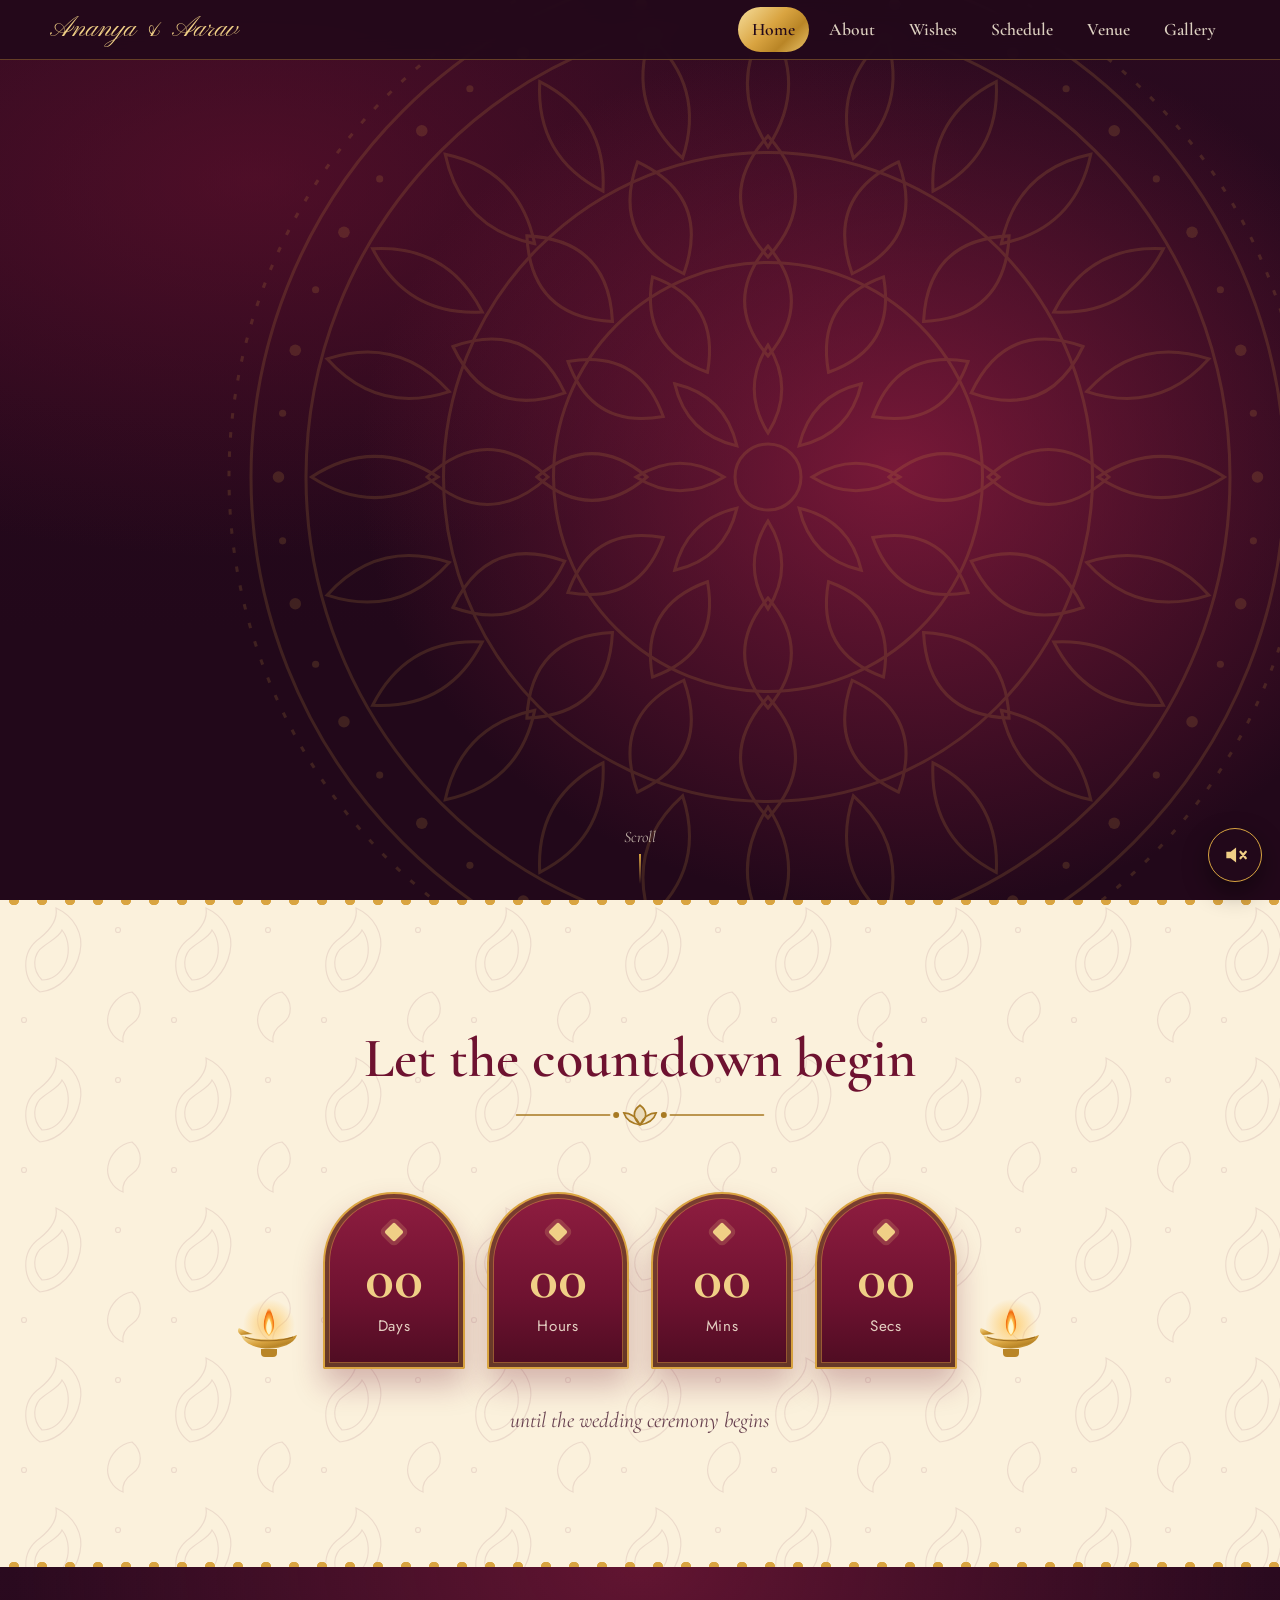
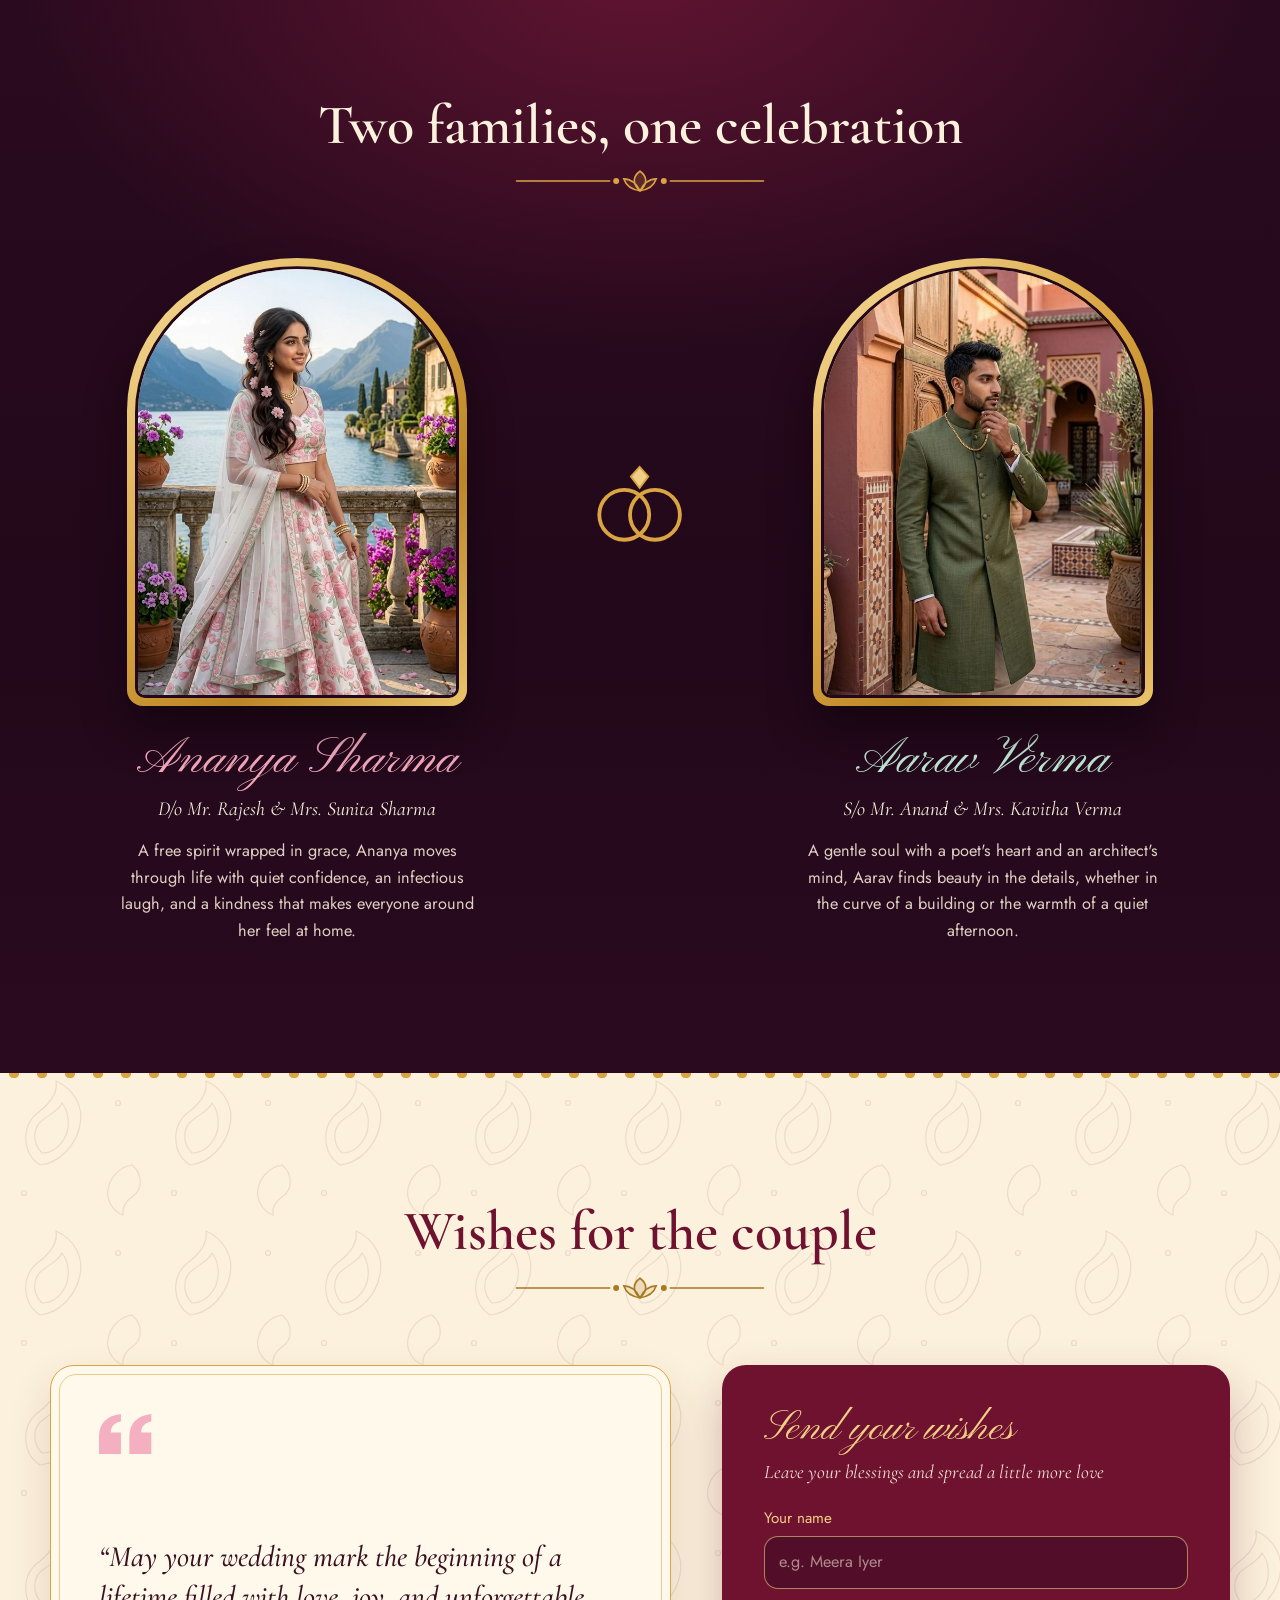
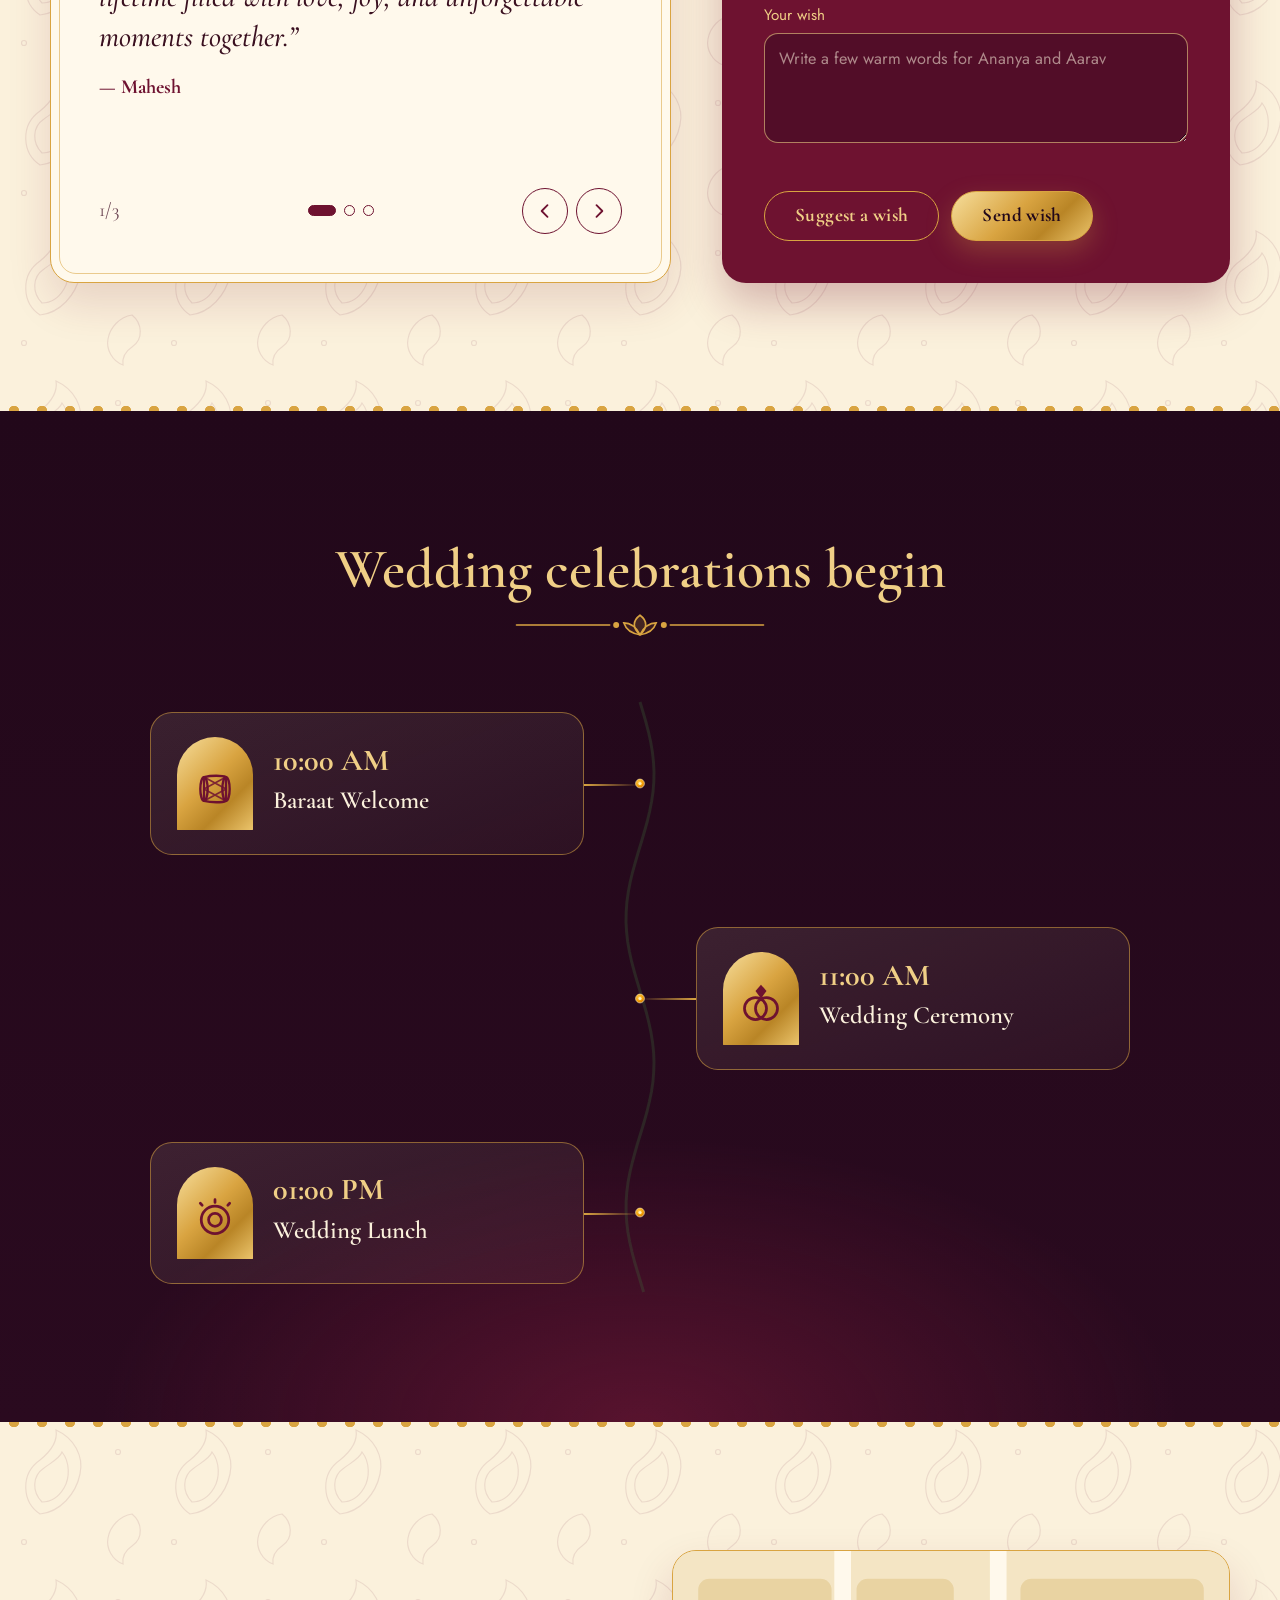
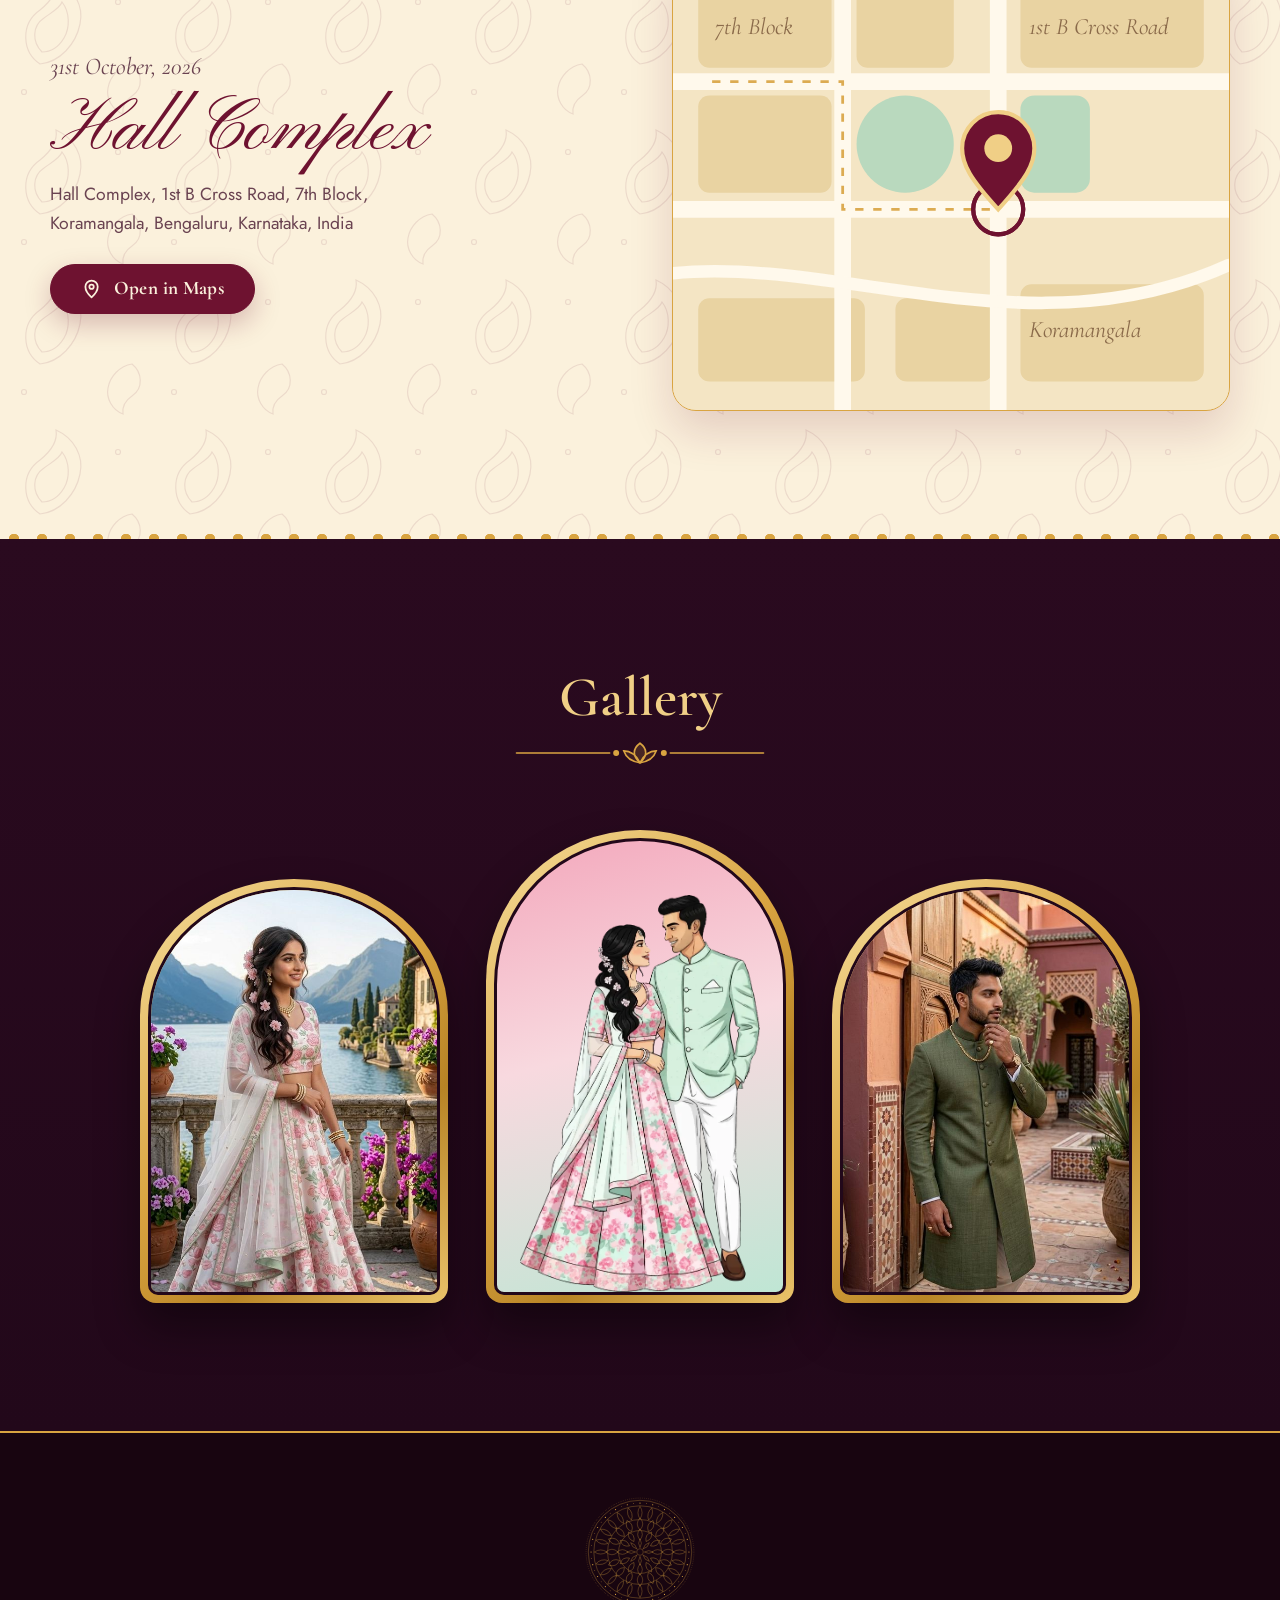
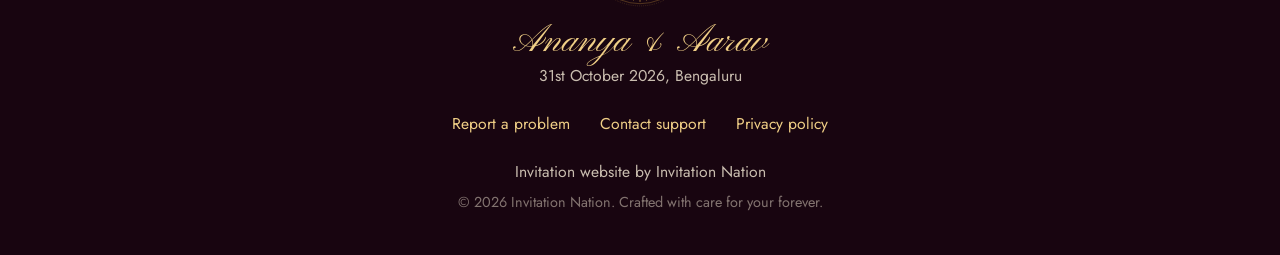
<file: source/index.html>
<!DOCTYPE html>
<html lang="en">
<head>
<meta charset="utf-8">
<meta name="viewport" content="width=device-width, initial-scale=1">
<title>Ananya &amp; Aarav | Wedding Invitation</title>
<meta name="description" content="Ananya Sharma and Aarav Verma are getting married on 31st October 2026 in Bengaluru.">
<script>document.documentElement.classList.add('js')</script>
<link rel="preconnect" href="https://fonts.googleapis.com">
<link rel="preconnect" href="https://fonts.gstatic.com" crossorigin>
<link href="https://fonts.googleapis.com/css2?family=Cormorant+Garamond:ital,wght@0,500;0,600;0,700;1,500;1,600&family=Jost:wght@400;500;600&family=Pinyon+Script&display=swap" rel="stylesheet">
<link rel="stylesheet" href="style.css">
</head>
<body>

<!-- shared gradients -->
<svg class="defs" aria-hidden="true" focusable="false"><defs>
  <linearGradient id="goldGrad" x1="0" y1="0" x2="1" y2="1"><stop offset="0" stop-color="#F6DE9C"/><stop offset=".45" stop-color="#D9A441"/><stop offset=".72" stop-color="#B98526"/><stop offset="1" stop-color="#EBC46B"/></linearGradient>
  <radialGradient id="flameGrad" cx="50%" cy="70%" r="60%"><stop offset="0" stop-color="#FFFDE6"/><stop offset=".35" stop-color="#FFD25A"/><stop offset=".8" stop-color="#F26A0B"/><stop offset="1" stop-color="#F26A0B" stop-opacity="0"/></radialGradient>
  <radialGradient id="haloGrad"><stop offset="0" stop-color="#FFC24D" stop-opacity=".75"/><stop offset="1" stop-color="#FFC24D" stop-opacity="0"/></radialGradient>
  <radialGradient id="mgold" cx="40%" cy="35%" r="70%"><stop offset="0" stop-color="#FFC94A"/><stop offset=".6" stop-color="#F29F05"/><stop offset="1" stop-color="#C96A00"/></radialGradient>
  <radialGradient id="mrose" cx="40%" cy="35%" r="70%"><stop offset="0" stop-color="#FFB56B"/><stop offset=".6" stop-color="#F0761C"/><stop offset="1" stop-color="#B94A0A"/></radialGradient>
  <radialGradient id="archBg" cx="50%" cy="62%" r="65%"><stop offset="0" stop-color="#FBD08A"/><stop offset=".38" stop-color="#C8496A"/><stop offset=".78" stop-color="#6E1230"/><stop offset="1" stop-color="#3A0A1F"/></radialGradient>
  <linearGradient id="floor" x1="0" y1="0" x2="0" y2="1"><stop offset="0" stop-color="#5A0F2A"/><stop offset="1" stop-color="#2A0716"/></linearGradient>
</defs></svg>

<!-- entrance gate -->
<div class="gate" id="gate" role="presentation">
  <div class="panel l"><div class="pz"></div><div class="mand" data-mandala></div></div>
  <div class="panel r"><div class="pz"></div><div class="mand" data-mandala></div></div>
  <div class="gate-mid"><div class="seal"><b>Ananya</b><i>and</i><b>Aarav</b></div></div>
  <p class="skip">Tap to enter</p>
</div>

<header class="nav">
  <div class="wrap">
    <a class="brand" href="#home">Ananya &amp; Aarav</a>
    <button class="burger" id="burger" aria-label="Menu" aria-expanded="false" aria-controls="menu"><span></span></button>
    <ul id="menu">
      <li><a href="#home" class="act">Home</a></li>
      <li><a href="#about">About</a></li>
      <li><a href="#wishes">Wishes</a></li>
      <li><a href="#schedule">Schedule</a></li>
      <li><a href="#location">Venue</a></li>
      <li><a href="#gallery">Gallery</a></li>
    </ul>
  </div>
</header>

<main>
<!-- HERO -->
<section class="hero" id="home">
  <div class="hero-mandala" data-mandala></div>
  <div class="toran" id="toran"></div>
  <div class="wrap hero-grid">
    <div class="hero-head">
      <p class="save fade" style="--d:.2s">Save the date</p>
      <h1 class="names">
        <span class="n" style="--d:.5s">Ananya Sharma</span>
        <span class="amp">&amp;</span>
        <span class="n" style="--d:1.7s">Aarav Verma</span>
      </h1>
    </div>

    <div class="hero-art">
      <div class="arch-wrap">
        <svg class="arch-svg" viewBox="0 0 520 700" role="img" aria-label="Ananya and Aarav standing inside a gilded arched window">
          <defs>
            <clipPath id="openClip"><path d="M56,640 V335 C56,215 165,125 260,62 C355,125 464,215 464,335 V640 Z"/></clipPath>
          </defs>
          <g class="frame-g">
            <path id="frameOuter" fill="url(#goldGrad)" fill-rule="evenodd" d="M20,700 V330 C20,190 150,90 260,18 C370,90 500,190 500,330 V700 Z M56,640 V335 C56,215 165,125 260,62 C355,125 464,215 464,335 V640 Z"/>
            <path d="M20,700 V330 C20,190 150,90 260,18 C370,90 500,190 500,330 V700" fill="none" stroke="#FFF1BF" stroke-width="2" opacity=".8"/>
            <g id="plinth"></g>
            <g clip-path="url(#openClip)">
              <rect x="40" y="40" width="440" height="620" fill="url(#archBg)"/>
              <g class="rays" id="rays"></g>
              <g id="stars"></g>
              <g class="couple-g" id="posesWrap">
                <image class="pose-img active" data-pose="0" x="56" y="60" width="408" height="580" preserveAspectRatio="xMidYMin slice" href="assets/poses/pose-1.webp"/>
                <image class="pose-img" data-pose="1" x="56" y="60" width="408" height="580" preserveAspectRatio="xMidYMin slice" href="assets/poses/pose-2.webp"/>
                <image class="pose-img" data-pose="2" x="56" y="60" width="408" height="580" preserveAspectRatio="xMidYMin slice" href="assets/poses/pose-3.webp"/>
                <image class="pose-img" data-pose="3" x="56" y="60" width="408" height="580" preserveAspectRatio="xMidYMin slice" href="assets/poses/pose-4.webp"/>
                <image class="pose-img" data-pose="4" x="56" y="60" width="408" height="580" preserveAspectRatio="xMidYMin slice" href="assets/poses/pose-5.webp"/>
                <image class="pose-img" data-pose="5" x="56" y="60" width="408" height="580" preserveAspectRatio="xMidYMin slice" href="assets/poses/pose-6.webp"/>
              </g>
              <path d="M56,640 V335 C56,215 165,125 260,62 C355,125 464,215 464,335 V640" fill="none" stroke="#7A4A0C" stroke-opacity=".55" stroke-width="10"/>
            </g>
            <path d="M56,640 V335 C56,215 165,125 260,62 C355,125 464,215 464,335 V640" fill="none" stroke="#8A5B12" stroke-width="3"/>
            <path id="beadPath" d="M40,640 V335 C40,205 158,112 260,46 C362,112 480,205 480,335 V640" fill="none"/>
            <g id="beads" fill="#FFF1BF"></g>
            <g transform="translate(260,20)"><circle cy="-13" r="4" fill="url(#goldGrad)"/><path d="M0,-8 C-9,-2 -8,8 0,12 C8,8 9,-2 0,-8Z" fill="url(#goldGrad)"/><path d="M-4,12 h8 v4 h-8z" fill="#B98526"/></g>
          </g>

  
  <!-- ==================== FLOWERS & VINES DECORATION ==================== -->
  <g class="arch-flowers" id="archFlowers" mask="url(#clearArchMask)">
    <!-- DEFINITIONS -->
    <defs>
      <!-- Safety mask: strictly guarantees ZERO decoration pixels can ever overlay the couple picture area -->
      <mask id="clearArchMask">
        <rect x="-100" y="-100" width="720" height="900" fill="#FFFFFF"/>
        <path d="M56,640 V335 C56,215 165,125 260,62 C355,125 464,215 464,335 V640 Z" fill="#000000"/>
      </mask>

      <!-- Rose definitions -->
      <g id="rose-pink">
        <ellipse cx="0" cy="0" rx="20" ry="19" fill="#A5163B" opacity="0.35"/>
        <path d="M-18,-4 C-22,-16 -8,-22 4,-18 C16,-22 24,-12 21,-2 C25,8 16,21 4,20 C-8,22 -20,14 -18,-4Z" fill="#F2A0B5"/>
        <path d="M-16,-10 C-8,-20 8,-18 16,-10 C22,-1 16,13 6,17 C-5,19 -16,11 -16,-10Z" fill="#E2849E"/>
        <path d="M-12,-8 C-5,-16 9,-13 12,-5 C14,5 7,13 -2,13 C-9,12 -14,3 -12,-8Z" fill="#F2A0B5"/>
        <path d="M-8,-6 C-3,-12 7,-10 9,-3 C11,4 4,10 -3,9 C-9,8 -10,0 -8,-6Z" fill="#C95F7A"/>
        <path d="M-5,-4 C-1,-8 5,-6 6,-2 C7,3 2,6 -2,5 C-6,5 -7,0 -5,-4Z" fill="#FDE4EC"/>
        <path d="M-2,-2 C0,-4 3,-3 3,-1 C4,2 1,3 -1,3 C-3,2 -3,0 -2,-2Z" fill="#A5163B"/>
        <path d="M-17,-6 C-11,-18 5,-17 14,-9" fill="none" stroke="#FFF0F5" stroke-width="1.4" stroke-linecap="round" opacity="0.85"/>
        <path d="M-13,6 C-6,16 6,15 15,4" fill="none" stroke="#FFF0F5" stroke-width="1.4" stroke-linecap="round" opacity="0.75"/>
        <path d="M-9,-6 C-4,-12 6,-9 8,-3" fill="none" stroke="#FFF0F5" stroke-width="1.2" stroke-linecap="round" opacity="0.9"/>
        <path d="M-6,3 C-2,8 5,7 8,2" fill="none" stroke="#FFF0F5" stroke-width="1.1" stroke-linecap="round" opacity="0.8"/>
      </g>

      <g id="rose-cream">
        <ellipse cx="0" cy="0" rx="19" ry="18" fill="#B3907A" opacity="0.35"/>
        <path d="M-17,-4 C-21,-15 -7,-21 4,-17 C15,-21 23,-11 20,-2 C24,8 15,20 4,19 C-7,21 -19,13 -17,-4Z" fill="#FBE9DC"/>
        <path d="M-15,-9 C-7,-19 8,-17 15,-9 C21,-1 15,12 6,16 C-5,18 -15,10 -15,-9Z" fill="#E8CDBC"/>
        <path d="M-11,-7 C-4,-15 9,-12 11,-5 C13,5 7,12 -2,12 C-9,11 -13,3 -11,-7Z" fill="#FBE9DC"/>
        <path d="M-7,-5 C-2,-11 7,-9 8,-3 C10,4 4,9 -3,8 C-8,7 -9,0 -7,-5Z" fill="#D8B59E"/>
        <path d="M-5,-4 C-1,-7 5,-6 6,-2 C7,3 2,6 -2,5 C-5,5 -6,0 -5,-4Z" fill="#FFFFFF"/>
        <path d="M-2,-2 C0,-4 3,-3 3,-1 C4,2 1,3 -1,3 C-3,2 -3,0 -2,-2Z" fill="#A8816A"/>
        <path d="M-16,-5 C-10,-17 5,-16 13,-8" fill="none" stroke="#FFFFFF" stroke-width="1.4" stroke-linecap="round" opacity="0.95"/>
        <path d="M-12,6 C-5,15 6,14 14,4" fill="none" stroke="#FFFFFF" stroke-width="1.4" stroke-linecap="round" opacity="0.85"/>
        <path d="M-8,-5 C-3,-11 6,-9 8,-3" fill="none" stroke="#FFFFFF" stroke-width="1.2" stroke-linecap="round" opacity="0.95"/>
      </g>

      <g id="rose-crimson">
        <ellipse cx="0" cy="0" rx="20" ry="19" fill="#450412" opacity="0.45"/>
        <path d="M-18,-4 C-22,-16 -8,-22 4,-18 C16,-22 24,-12 21,-2 C25,8 16,21 4,20 C-8,22 -20,14 -18,-4Z" fill="#A5163B"/>
        <path d="M-16,-10 C-8,-20 8,-18 16,-10 C22,-1 16,13 6,17 C-5,19 -16,11 -16,-10Z" fill="#800D2A"/>
        <path d="M-12,-8 C-5,-16 9,-13 12,-5 C14,5 7,13 -2,13 C-9,12 -14,3 -12,-8Z" fill="#A5163B"/>
        <path d="M-8,-6 C-3,-12 7,-10 9,-3 C11,4 4,10 -3,9 C-9,8 -10,0 -8,-6Z" fill="#65071E"/>
        <path d="M-5,-4 C-1,-8 5,-6 6,-2 C7,3 2,6 -2,5 C-6,5 -7,0 -5,-4Z" fill="#C92E54"/>
        <path d="M-2,-2 C0,-4 3,-3 3,-1 C4,2 1,3 -1,3 C-3,2 -3,0 -2,-2Z" fill="#4B0516"/>
        <path d="M-17,-6 C-11,-18 5,-17 14,-9" fill="none" stroke="#DE5A7D" stroke-width="1.3" stroke-linecap="round" opacity="0.75"/>
        <path d="M-13,6 C-6,16 6,15 15,4" fill="none" stroke="#DE5A7D" stroke-width="1.3" stroke-linecap="round" opacity="0.65"/>
        <path d="M-9,-6 C-4,-12 6,-9 8,-3" fill="none" stroke="#FFA8BD" stroke-width="1.1" stroke-linecap="round" opacity="0.85"/>
      </g>

      <!-- Leaf definitions -->
      <g id="leaf-branch">
        <path d="M0,0 Q10,-15 15,-30" fill="none" stroke="#4E7B4A" stroke-width="1.4" stroke-linecap="round"/>
        <path d="M4,-8 C-2,-12 -4,-18 0,-22 C4,-18 6,-12 4,-8Z" fill="#4E7B4A"/>
        <path d="M6,-10 C12,-14 16,-12 18,-6 C14,-4 8,-6 6,-10Z" fill="#6FA36A"/>
        <path d="M9,-18 C3,-22 2,-28 6,-31 C10,-27 11,-21 9,-18Z" fill="#4E7B4A"/>
        <path d="M11,-20 C17,-23 21,-20 22,-14 C18,-13 13,-16 11,-20Z" fill="#6FA36A"/>
        <path d="M15,-30 C12,-38 18,-44 22,-44 C24,-38 20,-32 15,-30Z" fill="#6FA36A"/>
      </g>

      <g id="leaf-sprig-left">
        <path d="M0,0 C-14,-10 -26,-6 -34,4 C-26,10 -12,8 0,0Z" fill="#4E7B4A"/>
        <path d="M0,0 C-14,-10 -26,-6 -34,4" fill="none" stroke="#6FA36A" stroke-width="1"/>
        <path d="M-6,-2 C-14,-14 -6,-22 4,-24 C8,-16 2,-6 -6,-2Z" fill="#6FA36A"/>
        <path d="M-12,3 C-22,0 -26,12 -18,18 C-12,14 -10,8 -12,3Z" fill="#3D633A"/>
      </g>

      <g id="leaf-sprig-right">
        <path d="M0,0 C14,-10 26,-6 34,4 C26,10 12,8 0,0Z" fill="#6FA36A"/>
        <path d="M0,0 C14,-10 26,-6 34,4" fill="none" stroke="#8DC288" stroke-width="1"/>
        <path d="M6,-2 C14,-14 6,-22 -4,-24 C-8,-16 -2,-6 6,-2Z" fill="#4E7B4A"/>
        <path d="M12,3 C22,0 26,12 18,18 C12,14 10,8 12,3Z" fill="#3D633A"/>
      </g>

      <!-- Baby's Breath sprig -->
      <g id="babys-breath">
        <path d="M0,0 L-6,-14 M0,0 L3,-16 M0,0 L11,-10 M-6,-14 L-14,-22 M-6,-14 L-3,-24 M3,-16 L2,-26 M3,-16 L11,-23 M11,-10 L18,-15 M11,-10 L16,-4" fill="none" stroke="#5C8558" stroke-width="0.9" stroke-linecap="round"/>
        <circle cx="-14" cy="-22" r="2.4" fill="#FFFFFF"/>
        <circle cx="-3" cy="-24" r="2.1" fill="#FFFFFF"/>
        <circle cx="-9" cy="-18" r="1.6" fill="#FFFDF2"/>
        <circle cx="2" cy="-26" r="2.5" fill="#FFFFFF"/>
        <circle cx="11" cy="-23" r="2.2" fill="#FFFFFF"/>
        <circle cx="7" cy="-19" r="1.7" fill="#FFFDF2"/>
        <circle cx="18" cy="-15" r="2.3" fill="#FFFFFF"/>
        <circle cx="16" cy="-4" r="2.0" fill="#FFFFFF"/>
        <circle cx="0" cy="-10" r="1.6" fill="#FFFDF2"/>
      </g>

      <!-- Small floral drop -->
      <g id="pink-blossom-drop">
        <circle cx="0" cy="0" r="3.2" fill="#F2A0B5"/>
        <circle cx="0" cy="0" r="1.2" fill="#FFFFFF"/>
        <circle cx="-3" cy="-1" r="2.4" fill="#FBE9DC"/>
        <circle cx="3" cy="-1" r="2.4" fill="#F2A0B5"/>
        <circle cx="0" cy="-3.5" r="2.2" fill="#E2849E"/>
      </g>

      <!-- Hanging tassel with beads and subtle sway -->
      <g id="tassel-unit">
        <path d="M0,0 Q1,12 0,22" fill="none" stroke="#4E7B4A" stroke-width="1.3"/>
        <circle cx="0" cy="6" r="2.2" fill="#F2A0B5"/>
        <circle cx="0" cy="13" r="2.2" fill="#FBE9DC"/>
        <circle cx="0" cy="20" r="3.0" fill="#A5163B"/>
        <path d="M-4.5,22 C-6,32 0,38 0,40 C0,38 6,32 4.5,22 Z" fill="#F2A0B5"/>
        <path d="M-2.5,22 C-3.5,31 0,37 0,39 C0,37 3.5,31 2.5,22 Z" fill="#FDE4EC"/>
        <circle cx="0" cy="41" r="1.6" fill="#A5163B"/>
      </g>
    </defs>

    <!-- ==================== TOP CLUSTER (Arch Apex) ==================== -->
    <g class="top-flower-cluster">
      <!-- Background foliage radiating UP and OUT above frame -->
      <g transform="translate(260, 32)">
        <use href="#leaf-branch" transform="rotate(-75) scale(1.15)"/>
        <use href="#leaf-branch" transform="rotate(-45) scale(1.2)"/>
        <use href="#leaf-branch" transform="rotate(-20) scale(1.0)"/>
        <use href="#leaf-branch" transform="rotate(20) scale(1.0)"/>
        <use href="#leaf-branch" transform="rotate(45) scale(1.2)"/>
        <use href="#leaf-branch" transform="rotate(75) scale(1.15)"/>
      </g>

      <!-- Baby's breath sprays above arch peak -->
      <g transform="translate(260, 32)">
        <use href="#babys-breath" transform="translate(-40, -18) rotate(-40) scale(1.1)"/>
        <use href="#babys-breath" transform="translate(40, -18) rotate(40) scale(1.1)"/>
        <use href="#babys-breath" transform="translate(-18, -32) rotate(-15) scale(1.0)"/>
        <use href="#babys-breath" transform="translate(18, -32) rotate(15) scale(1.0)"/>
        <use href="#babys-breath" transform="translate(-65, -2) rotate(-70) scale(0.95)"/>
        <use href="#babys-breath" transform="translate(65, -2) rotate(70) scale(0.95)"/>
      </g>

      <!-- Apex Main Rose Arrangement (strictly on the gold frame peak) -->
      <!-- Center Pink Rose -->
      <use href="#rose-pink" x="260" y="30" transform="scale(1.25)" style="transform-origin: 260px 30px;"/>
      <!-- Right Crimson Rose -->
      <use href="#rose-crimson" x="295" y="40" transform="scale(1.05)" style="transform-origin: 295px 40px;"/>
      <!-- Left Cream Rose -->
      <use href="#rose-cream" x="225" y="38" transform="scale(1.1)" style="transform-origin: 225px 38px;"/>
      <!-- Outer Flanking Smaller Roses -->
      <use href="#rose-cream" x="330" y="58" transform="scale(0.8)" style="transform-origin: 330px 58px;"/>
      <use href="#rose-pink" x="190" y="56" transform="scale(0.8)" style="transform-origin: 190px 56px;"/>

      <!-- Outer framing leaves -->
      <use href="#leaf-sprig-left" x="160" y="70" transform="scale(0.75) rotate(-35 160 70)"/>
      <use href="#leaf-sprig-right" x="360" y="70" transform="scale(0.75) rotate(35 360 70)"/>

      <!-- Left Slope Outer Trailing Vine & Outer Hanging Tassel -->
      <g class="top-vine-left">
        <path d="M175,65 Q125,95 85,150" fill="none" stroke="#4E7B4A" stroke-width="2" stroke-linecap="round"/>
        <use href="#leaf-sprig-left" x="140" y="90" transform="scale(0.65) rotate(-45 140 90)"/>
        <use href="#leaf-sprig-left" x="105" y="125" transform="scale(0.65) rotate(-65 105 125)"/>
        <use href="#babys-breath" x="120" y="105" transform="scale(0.7) rotate(-55 120 105)"/>
        <!-- Hanging tassel outside the gold frame -->
        <g class="sway-left-upper" style="transform-origin: 85px 150px;">
          <use href="#tassel-unit" x="85" y="150" transform="scale(0.85)"/>
        </g>
      </g>

      <!-- Right Slope Outer Trailing Vine & Outer Hanging Tassel -->
      <g class="top-vine-right">
        <path d="M345,65 Q395,95 435,150" fill="none" stroke="#4E7B4A" stroke-width="2" stroke-linecap="round"/>
        <use href="#leaf-sprig-right" x="380" y="90" transform="scale(0.65) rotate(45 380 90)"/>
        <use href="#leaf-sprig-right" x="415" y="125" transform="scale(0.65) rotate(65 415 125)"/>
        <use href="#babys-breath" x="400" y="105" transform="scale(0.7) rotate(55 400 105)"/>
        <!-- Hanging tassel outside the gold frame -->
        <g class="sway-right-upper" style="transform-origin: 435px 150px;">
          <use href="#tassel-unit" x="435" y="150" transform="scale(0.85)"/>
        </g>
      </g>
    </g>

    <!-- ==================== LEFT CLUSTER (~40% Down, Outer Frame) ==================== -->
    <g class="left-flower-cluster">
      <!-- Foliage fanning outward to the left -->
      <g transform="translate(35, 290)">
        <use href="#leaf-branch" transform="rotate(-150) scale(1.1)"/>
        <use href="#leaf-branch" transform="rotate(-115) scale(1.0)"/>
        <use href="#leaf-branch" transform="rotate(-70) scale(1.05)"/>
      </g>

      <!-- Baby's breath sprigs fanning outward -->
      <use href="#babys-breath" x="30" y="245" transform="scale(1.0) rotate(-60 30 245)"/>
      <use href="#babys-breath" x="12" y="275" transform="scale(0.95) rotate(-110 12 275)"/>
      <use href="#babys-breath" x="14" y="325" transform="scale(0.9) rotate(-135 14 325)"/>

      <!-- Roses for Left Cluster (strictly on outer frame band) -->
      <!-- Cream Rose (Top) -->
      <use href="#rose-cream" x="42" y="260" transform="scale(0.95)" style="transform-origin: 42px 260px;"/>
      <!-- Pink Rose (Middle) -->
      <use href="#rose-pink" x="30" y="295" transform="scale(1.05)" style="transform-origin: 30px 295px;"/>
      <!-- Crimson Rose (Bottom) -->
      <use href="#rose-crimson" x="18" y="332" transform="scale(0.9)" style="transform-origin: 18px 332px;"/>

      <!-- Outer trailing vine & tassel hanging on outside of frame -->
      <g class="sway-left-lower" style="transform-origin: 20px 340px;">
        <path d="M20,340 Q10,385 16,430 Q22,465 18,490" fill="none" stroke="#4E7B4A" stroke-width="1.6" stroke-linecap="round"/>
        <use href="#leaf-sprig-left" x="12" y="375" transform="scale(0.55) rotate(-35 12 375)"/>
        <use href="#leaf-sprig-left" x="14" y="415" transform="scale(0.55) rotate(-25 14 415)"/>
        <use href="#leaf-sprig-left" x="18" y="455" transform="scale(0.5) rotate(-15 18 455)"/>
        <use href="#pink-blossom-drop" x="12" y="360" transform="scale(0.8)"/>
        <use href="#pink-blossom-drop" x="14" y="395" transform="scale(0.85)"/>
        <use href="#pink-blossom-drop" x="18" y="435" transform="scale(0.8)"/>
        <use href="#pink-blossom-drop" x="16" y="470" transform="scale(0.75)"/>
        <use href="#tassel-unit" x="18" y="488" transform="scale(0.8)"/>
      </g>
    </g>

    <!-- ==================== RIGHT CLUSTER (~40% Down, Outer Frame) ==================== -->
    <g class="right-flower-cluster">
      <!-- Foliage fanning outward to the right -->
      <g transform="translate(485, 290)">
        <use href="#leaf-branch" transform="rotate(150) scale(1.1)"/>
        <use href="#leaf-branch" transform="rotate(115) scale(1.0)"/>
        <use href="#leaf-branch" transform="rotate(70) scale(1.05)"/>
      </g>

      <!-- Baby's breath sprigs fanning outward -->
      <use href="#babys-breath" x="490" y="245" transform="scale(1.0) rotate(60 490 245)"/>
      <use href="#babys-breath" x="508" y="275" transform="scale(0.95) rotate(110 508 275)"/>
      <use href="#babys-breath" x="506" y="325" transform="scale(0.9) rotate(135 506 325)"/>

      <!-- Roses for Right Cluster (strictly on outer frame band) -->
      <!-- Pink Rose (Top) -->
      <use href="#rose-pink" x="478" y="260" transform="scale(0.95)" style="transform-origin: 478px 260px;"/>
      <!-- Crimson Rose (Middle) -->
      <use href="#rose-crimson" x="490" y="295" transform="scale(1.05)" style="transform-origin: 490px 295px;"/>
      <!-- Cream Rose (Bottom) -->
      <use href="#rose-cream" x="502" y="332" transform="scale(0.9)" style="transform-origin: 502px 332px;"/>

      <!-- Outer trailing vine & tassel hanging on outside of frame -->
      <g class="sway-right-lower" style="transform-origin: 500px 340px;">
        <path d="M500,340 Q510,385 504,430 Q498,465 502,490" fill="none" stroke="#4E7B4A" stroke-width="1.6" stroke-linecap="round"/>
        <use href="#leaf-sprig-right" x="508" y="375" transform="scale(0.55) rotate(35 508 375)"/>
        <use href="#leaf-sprig-right" x="506" y="415" transform="scale(0.55) rotate(25 506 415)"/>
        <use href="#leaf-sprig-right" x="502" y="455" transform="scale(0.5) rotate(15 502 455)"/>
        <use href="#pink-blossom-drop" x="508" y="360" transform="scale(0.8)"/>
        <use href="#pink-blossom-drop" x="506" y="395" transform="scale(0.85)"/>
        <use href="#pink-blossom-drop" x="502" y="435" transform="scale(0.8)"/>
        <use href="#pink-blossom-drop" x="504" y="470" transform="scale(0.75)"/>
        <use href="#tassel-unit" x="502" y="488" transform="scale(0.8)"/>
      </g>
    </g>
  </g>
    
        </svg>
      </div>
    </div>

    <div class="hero-info">
      <svg class="orn fade" style="--d:2.1s" viewBox="0 0 240 24" aria-hidden="true"><use href="#ornament"/></svg>
      <p class="lead fade" style="--d:2.2s">are getting married on</p>
      <p class="date fade" style="--d:2.35s">Saturday, 31st October 2026</p>
      <p class="venue fade" style="--d:2.5s">Hall Complex<small>Koramangala, Bengaluru</small></p>
      <div class="ctas fade" style="--d:2.7s">
        <a class="btn btn-gold" href="https://www.google.com/maps/search/?api=1&query=Hall+Complex+1st+B+Cross+Road+7th+Block+Koramangala+Bengaluru" target="_blank" rel="noopener"><svg viewBox="0 0 24 24" fill="none" stroke="currentColor" stroke-width="2" stroke-linecap="round" stroke-linejoin="round"><path d="M12 22s7-6.2 7-12a7 7 0 1 0-14 0c0 5.8 7 12 7 12z"/><circle cx="12" cy="10" r="2.5"/></svg>Open in Maps</a>
        <a class="btn btn-ghost" href="#wishes">Send your wishes</a>
      </div>
    </div>
  </div>
  <a class="scroll-hint" href="#countdown" aria-label="Scroll to countdown"><span>Scroll</span><i></i></a>
</section>

<!-- COUNTDOWN -->
<section class="sec ivory" id="countdown">
  <div class="wrap">
    <div class="sec-head" data-reveal>
      <h2 class="h2">Let the countdown begin</h2>
      <svg class="orn" viewBox="0 0 240 24" aria-hidden="true"><use href="#ornament"/></svg>
    </div>
    <div class="cd" data-reveal style="--rd:.15s" role="timer" aria-label="Time until the wedding">
      <span class="diya" data-diya></span>
      <div class="tile"><span class="num" id="cd-d">00</span><span class="lab">Days</span></div>
      <div class="tile"><span class="num" id="cd-h">00</span><span class="lab">Hours</span></div>
      <div class="tile"><span class="num" id="cd-m">00</span><span class="lab">Mins</span></div>
      <div class="tile"><span class="num" id="cd-s">00</span><span class="lab">Secs</span></div>
      <span class="diya" data-diya></span>
    </div>
    <p class="cd-note" data-reveal style="--rd:.3s">until the wedding ceremony begins</p>
  </div>
</section>

<!-- ABOUT -->
<section class="sec about" id="about">
  <div class="wrap">
    <div class="sec-head" data-reveal>
      <h2 class="h2">Two families, one celebration</h2>
      <svg class="orn" viewBox="0 0 240 24" aria-hidden="true"><use href="#ornament"/></svg>
    </div>
    <div class="about-grid">
      <article class="person bride" data-reveal>
        <div class="arch-frame"><img class="ph" data-img="bride" alt="Ananya Sharma in a pink floral lehenga by a lake" width="600" height="800"></div>
        <h3 class="pname">Ananya Sharma</h3>
        <p class="parents">D/o Mr. Rajesh &amp; Mrs. Sunita Sharma</p>
        <p class="bio">A free spirit wrapped in grace, Ananya moves through life with quiet confidence, an infectious laugh, and a kindness that makes everyone around her feel at home.</p>
      </article>
      <div class="rings" data-reveal style="--rd:.4s" aria-hidden="true">
        <svg viewBox="0 0 120 90" fill="none" stroke="currentColor" stroke-width="4">
          <circle class="r1" cx="44" cy="54" r="26"/><circle class="r2" cx="76" cy="54" r="26"/>
          <g class="gem"><path d="M60 4 l9 10 -9 12 -9 -12z" fill="var(--gold-2)" stroke="var(--gold)" stroke-width="2"/></g>
        </svg>
      </div>
      <article class="person groom" data-reveal style="--rd:.2s">
        <div class="arch-frame"><img class="ph" data-img="groom" alt="Aarav Verma in a green sherwani in a courtyard" width="600" height="800"></div>
        <h3 class="pname">Aarav Verma</h3>
        <p class="parents">S/o Mr. Anand &amp; Mrs. Kavitha Verma</p>
        <p class="bio">A gentle soul with a poet's heart and an architect's mind, Aarav finds beauty in the details, whether in the curve of a building or the warmth of a quiet afternoon.</p>
      </article>
    </div>
  </div>
</section>

<!-- WISHES -->
<section class="sec ivory" id="wishes">
  <div class="wrap">
    <div class="sec-head" data-reveal>
      <h2 class="h2">Wishes for the couple</h2>
      <svg class="orn" viewBox="0 0 240 24" aria-hidden="true"><use href="#ornament"/></svg>
    </div>
    <div class="wishes-grid">
      <div class="wcard" data-reveal>
        <svg class="qmark" viewBox="0 0 64 48" fill="currentColor" aria-hidden="true"><path d="M0 48V27C0 11 9 2 26 0v9c-8 1.5-12 6-12 13h12v26zM36 48V27C36 11 45 2 62 0v9c-8 1.5-12 6-12 13h12v26z"/></svg>
        <div class="wslides" id="wslides"></div>
        <div class="wctl">
          <span class="cnt" id="wcnt">1/3</span>
          <div class="dots" id="wdots" role="tablist" aria-label="Choose a wish"></div>
          <div class="arrows">
            <button class="arr" id="wprev" aria-label="Previous wish"><svg viewBox="0 0 24 24" fill="none" stroke="currentColor" stroke-width="2.2" stroke-linecap="round" stroke-linejoin="round"><path d="M15 5l-7 7 7 7"/></svg></button>
            <button class="arr" id="wnext" aria-label="Next wish"><svg viewBox="0 0 24 24" fill="none" stroke="currentColor" stroke-width="2.2" stroke-linecap="round" stroke-linejoin="round"><path d="M9 5l7 7-7 7"/></svg></button>
          </div>
        </div>
      </div>
      <div class="wform" data-reveal style="--rd:.2s">
        <h3>Send your wishes</h3>
        <p class="sub">Leave your blessings and spread a little more love</p>
        <form id="wf" novalidate>
          <label class="field"><span>Your name</span><input id="wname" type="text" autocomplete="name" placeholder="e.g. Meera Iyer"></label>
          <label class="field"><span>Your wish</span><textarea id="wtext" placeholder="Write a few warm words for Ananya and Aarav"></textarea></label>
          <p class="err" id="werr" role="alert"></p>
          <div class="row">
            <button type="button" class="btn btn-ghost" id="wsuggest">Suggest a wish</button>
            <button type="submit" class="btn btn-gold">Send wish</button>
          </div>
        </form>
      </div>
    </div>
  </div>
</section>

<!-- SCHEDULE -->
<section class="sec night sched" id="schedule">
  <div class="wrap">
    <div class="sec-head" data-reveal>
      <h2 class="h2">Wedding celebrations begin</h2>
      <svg class="orn" viewBox="0 0 240 24" aria-hidden="true" style="color:var(--gold)"><use href="#ornament"/></svg>
    </div>
    <div class="tl" id="tl">
      <svg class="vine" id="vine" aria-hidden="true"></svg>
      <div class="ev">
        <div class="ecard"><div class="ico"><svg viewBox="0 0 48 48" fill="none" stroke="currentColor" stroke-width="2.6" stroke-linecap="round" stroke-linejoin="round"><ellipse cx="12" cy="24" rx="4" ry="13"/><path d="M12 11c8-2 20-2 24 0v26c-4 2-16 2-24 0z"/><ellipse cx="36" cy="24" rx="4" ry="13"/><path d="M12 11l24 13M12 24l24 13M12 37l24-13M12 24l24-13" stroke-width="1.8" opacity=".85"/></svg></div><div><p class="etime">10:00 AM</p><p class="ename">Baraat Welcome</p></div></div><span class="stub"></span>
      </div>
      <div class="ev">
        <div class="ecard"><div class="ico"><svg viewBox="0 0 48 48" fill="none" stroke="currentColor" stroke-width="3"><circle cx="18" cy="30" r="12"/><circle cx="30" cy="30" r="12"/><path d="M24 4l6 7-6 8-6-8z" fill="currentColor" stroke="none"/></svg></div><div><p class="etime">11:00 AM</p><p class="ename">Wedding Ceremony</p></div></div><span class="stub"></span>
      </div>
      <div class="ev">
        <div class="ecard"><div class="ico"><svg viewBox="0 0 48 48" fill="none" stroke="currentColor" stroke-width="3" stroke-linecap="round"><circle cx="24" cy="26" r="15"/><circle cx="24" cy="26" r="7"/><path d="M24 4v3M8 8l2 2M40 8l-2 2"/></svg></div><div><p class="etime">01:00 PM</p><p class="ename">Wedding Lunch</p></div></div><span class="stub"></span>
      </div>
    </div>
  </div>
</section>

<!-- VENUE -->
<section class="sec ivory" id="location">
  <div class="wrap venue-grid">
    <div class="vtext" data-reveal>
      <p class="vdate">31st October, 2026</p>
      <h2 class="vname">Hall Complex</h2>
      <p class="vaddr">Hall Complex, 1st B Cross Road, 7th Block, Koramangala, Bengaluru, Karnataka, India</p>
      <a class="btn btn-maroon" href="https://www.google.com/maps/search/?api=1&query=Hall+Complex+1st+B+Cross+Road+7th+Block+Koramangala+Bengaluru" target="_blank" rel="noopener"><svg viewBox="0 0 24 24" fill="none" stroke="currentColor" stroke-width="2" stroke-linecap="round" stroke-linejoin="round"><path d="M12 22s7-6.2 7-12a7 7 0 1 0-14 0c0 5.8 7 12 7 12z"/><circle cx="12" cy="10" r="2.5"/></svg>Open in Maps</a>
    </div>
    <div class="mapcard" data-reveal style="--rd:.2s">
      <svg viewBox="0 0 400 330" role="img" aria-label="Illustrated map showing the venue in Koramangala, Bengaluru">
        <rect width="400" height="330" fill="#F4E5C4"/>
        <g fill="#E9D3A2"><rect x="18" y="20" width="96" height="64" rx="8"/><rect x="132" y="20" width="70" height="64" rx="8"/><rect x="18" y="104" width="96" height="70" rx="8"/><rect x="250" y="20" width="132" height="64" rx="8"/><rect x="250" y="240" width="132" height="70" rx="8"/><rect x="18" y="250" width="120" height="60" rx="8"/><rect x="160" y="250" width="70" height="60" rx="8"/></g>
        <g fill="#B9D9BE"><rect x="132" y="104" width="70" height="70" rx="35"/><rect x="250" y="104" width="50" height="70" rx="10"/></g>
        <g stroke="#FFF9EC" stroke-width="12" fill="none" stroke-linecap="round"><path d="M0 94H400"/><path d="M0 186H400"/><path d="M122 0V330"/><path d="M234 0V330"/><path d="M0 232C120 220 260 290 400 226" stroke-width="9"/></g>
        <g stroke="#D9A441" stroke-width="2" fill="none" stroke-dasharray="6 7" opacity=".9"><path d="M28 94H122V186H234"/></g>
        <text x="30" y="60" font-family="Cormorant Garamond,serif" font-style="italic" font-size="17" fill="#8A6A4A">7th Block</text>
        <text x="256" y="60" font-family="Cormorant Garamond,serif" font-style="italic" font-size="17" fill="#8A6A4A">1st B Cross Road</text>
        <text x="256" y="278" font-family="Cormorant Garamond,serif" font-style="italic" font-size="17" fill="#8A6A4A">Koramangala</text>
        <circle class="ping" cx="234" cy="186" r="18" fill="none" stroke="#6E1230" stroke-width="3"/>
        <circle class="ping b" cx="234" cy="186" r="18" fill="none" stroke="#6E1230" stroke-width="3"/>
        <g class="pin"><path d="M234 186c-20-22-26-32-26-44a26 26 0 0 1 52 0c0 12-6 22-26 44z" fill="#6E1230" stroke="#F0CF86" stroke-width="3"/><circle cx="234" cy="142" r="10" fill="#F0CF86"/></g>
      </svg>
    </div>
  </div>
</section>

<!-- GALLERY -->
<section class="sec night gallery" id="gallery">
  <div class="wrap">
    <div class="sec-head" data-reveal>
      <h2 class="h2">Gallery</h2>
      <svg class="orn" viewBox="0 0 240 24" aria-hidden="true" style="color:var(--gold)"><use href="#ornament"/></svg>
    </div>
    <div class="gal" data-reveal>
      <button class="gi" data-full="bride" aria-label="Open photo of Ananya"><img data-img="bride" alt="Ananya by the lake" loading="lazy" width="600" height="800"></button>
      <button class="gi" data-full="couple" aria-label="Open illustration of the couple"><span class="art"><img data-img="couple" alt="Illustration of Ananya and Aarav" loading="lazy" width="545" height="902"></span></button>
      <button class="gi" data-full="groom" aria-label="Open photo of Aarav"><img data-img="groom" alt="Aarav in the courtyard" loading="lazy" width="600" height="800"></button>
    </div>
  </div>
</section>
</main>

<footer class="foot">
  <div class="wrap">
    <div class="rang" data-mandala aria-hidden="true"></div>
    <p class="fn">Ananya &amp; Aarav</p>
    <p>31st October 2026, Bengaluru</p>
    <nav aria-label="Footer"><a href="#">Report a problem</a><a href="#">Contact support</a><a href="#">Privacy policy</a></nav>
    <p>Invitation website by Invitation Nation</p>
    <p style="opacity:.6;margin-top:6px;font-size:.9rem">&copy; 2026 Invitation Nation. Crafted with care for your forever.</p>
  </div>
</footer>

<canvas id="petals" aria-hidden="true"></canvas>
<button class="snd" id="snd" aria-pressed="false" aria-label="Play soft Indian classical music">
  <svg viewBox="0 0 24 24" fill="none" stroke="currentColor" stroke-width="2" stroke-linecap="round" stroke-linejoin="round"><path d="M4 9v6h4l5 4V5L8 9z" fill="currentColor" stroke="none"/><path class="w" d="M16.5 8.5a5 5 0 0 1 0 7"/><path class="w w2" d="M19 5.5a9 9 0 0 1 0 13"/><path class="off" d="M17 9l5 6M22 9l-5 6"/></svg>
</button>
<div class="toast" id="toast" role="status" aria-live="polite"></div>
<div class="lb" id="lb" hidden role="dialog" aria-modal="true" aria-label="Photo viewer"><div class="frame"><img id="lbimg" alt=""></div><button class="x" id="lbx" aria-label="Close photo">&times;</button></div>

<!-- ornament symbol: line, lotus, line -->
<svg class="defs" aria-hidden="true" focusable="false"><defs>
  <g id="ornament" fill="none" stroke="currentColor" stroke-width="1.5" stroke-linecap="round">
    <path d="M6 12H92M148 12H234"/><circle cx="98" cy="12" r="2" fill="currentColor"/><circle cx="142" cy="12" r="2" fill="currentColor"/>
    <path d="M120 3c-7 5-7 12 0 18 7-6 7-13 0-18z" fill="currentColor" fill-opacity=".18"/><path d="M120 21c-8-1-13-5-15-11 6 0 11 3 15 11zM120 21c8-1 13-5 15-11-6 0-11 3-15 11z" fill="currentColor" fill-opacity=".12"/>
  </g>
</defs></svg>

<script src="script.js"></script>
</body>
</html>
</file>
<file: source/style.css>
:root{
  --night:#22081A; --night-2:#31102A; --maroon:#6E1230; --maroon-2:#8F1D40;
  --gold:#D9A441; --gold-2:#F0CF86; --gold-3:#A87A22;
  --ivory:#FBF1DC; --ivory-2:#F1DFBB;
  --marigold:#F29F05; --rose:#F3A8BC; --mint:#BFE6D4; --leaf:#3E6B3A;
  --ink:#3A1020; --ink-2:#6A4351;
  --serif:'Cormorant Garamond',Georgia,'Times New Roman',serif;
  --script:'Pinyon Script','Snell Roundhand','Brush Script MT',cursive;
  --sans:'Jost',system-ui,-apple-system,'Segoe UI',sans-serif;
  --goldgrad:linear-gradient(135deg,#F6DE9C 0%,#D9A441 45%,#B98526 70%,#EBC46B 100%);
  --paisley:url("data:image/svg+xml,%3Csvg xmlns='http://www.w3.org/2000/svg' width='150' height='150' viewBox='0 0 150 150' fill='none' stroke='%236E1230' stroke-opacity='.10' stroke-width='1.2'%3E%3Cpath d='M40 92C22 80 20 52 40 38C50 30 58 20 56 8C74 16 84 34 80 52C76 72 60 90 40 92Z'/%3E%3Cpath d='M42 80C32 70 32 54 44 46C52 40 60 36 62 30C70 40 70 56 64 66C58 76 50 80 42 80Z'/%3E%3Cg transform='rotate(180 112 112)'%3E%3Cpath d='M92 132C82 124 80 108 92 100C98 96 102 90 101 82C112 86 118 98 116 108C114 120 104 130 92 132Z'/%3E%3C/g%3E%3Ccircle cx='118' cy='30' r='2.5'/%3E%3Ccircle cx='24' cy='120' r='2.5'/%3E%3C/svg%3E");
}
/* This invitation keeps its own festive palette in light and dark viewers. */
@media (prefers-color-scheme: dark){:root:not([data-theme="light"]){--night:#22081A;--ivory:#FBF1DC}}
:root[data-theme="dark"]{--night:#22081A;--ivory:#FBF1DC}

*{box-sizing:border-box;margin:0;padding:0}
html{scroll-behavior:smooth;-webkit-text-size-adjust:100%}
body{background:var(--night);color:var(--ivory);font-family:var(--sans);font-size:17px;line-height:1.65;overflow-x:hidden}
img,svg{max-width:100%;display:block}
img{height:auto}
a{color:inherit}
button{font:inherit;color:inherit}
:focus-visible{outline:2px solid var(--marigold);outline-offset:3px}
section[id]{scroll-margin-top:60px}
.wrap{width:min(1180px,calc(100% - 40px));margin-inline:auto}
.sr{position:absolute;width:1px;height:1px;overflow:hidden;clip:rect(0 0 0 0);white-space:nowrap}
.defs{position:absolute;width:0;height:0;overflow:hidden}

/* ---------- buttons ---------- */
.btn{position:relative;overflow:hidden;display:inline-flex;align-items:center;justify-content:center;gap:.6em;min-height:50px;padding:0 30px;border-radius:999px;border:1.5px solid var(--gold);font-family:var(--serif);font-weight:700;font-size:1.2rem;letter-spacing:.02em;text-decoration:none;cursor:pointer;transition:transform .25s,box-shadow .25s,background .25s,color .25s}
.btn::after{content:"";position:absolute;inset:0;background:linear-gradient(105deg,transparent 35%,rgba(255,255,255,.55) 50%,transparent 65%);transform:translateX(-120%);transition:transform .7s}
.btn:hover::after{transform:translateX(120%)}
.btn:hover{transform:translateY(-2px)}
.btn svg{width:1.1em;height:1.1em;flex:none}
.btn-gold{background:var(--goldgrad);color:var(--night);box-shadow:0 10px 26px rgba(217,164,65,.28)}
.btn-ghost{background:transparent;color:var(--gold-2)}
.btn-ghost:hover{background:rgba(217,164,65,.14)}
.btn-maroon{background:var(--maroon);border-color:var(--maroon);color:var(--ivory);box-shadow:0 10px 26px rgba(110,18,48,.25)}
.btn-line{background:transparent;border-color:var(--maroon);color:var(--maroon)}
.btn-line:hover{background:rgba(110,18,48,.08)}

/* ---------- nav ---------- */
.nav{position:fixed;inset:0 0 auto 0;z-index:40;height:60px;background:rgba(34,8,26,.88);backdrop-filter:blur(10px);-webkit-backdrop-filter:blur(10px);border-bottom:1px solid rgba(217,164,65,.35)}
.nav .wrap{height:100%;display:flex;align-items:center;justify-content:space-between}
.brand{font-family:var(--script);font-size:1.75rem;color:var(--gold-2);text-decoration:none;line-height:1}
.nav ul{list-style:none;display:flex;gap:6px}
.nav ul a{display:block;padding:8px 14px;border-radius:999px;font-family:var(--serif);font-weight:600;font-size:1.1rem;text-decoration:none;color:rgba(251,241,220,.86);transition:color .2s,background .2s}
.nav ul a:hover{color:var(--gold-2)}
.nav ul a.act{color:var(--night);background:var(--goldgrad)}
.burger{display:none;width:46px;height:46px;border-radius:50%;border:1px solid rgba(217,164,65,.6);background:transparent;cursor:pointer;place-items:center}
.burger span{display:block;width:20px;height:2px;background:var(--gold-2);position:relative;transition:.3s}
.burger span::before,.burger span::after{content:"";position:absolute;left:0;width:20px;height:2px;background:var(--gold-2);transition:.3s}
.burger span::before{top:-6px}.burger span::after{top:6px}
.burger[aria-expanded=true] span{background:transparent}
.burger[aria-expanded=true] span::before{top:0;transform:rotate(45deg)}
.burger[aria-expanded=true] span::after{top:0;transform:rotate(-45deg)}

/* ---------- gate (page-load moment) ---------- */
.gate{position:fixed;inset:0;z-index:100;perspective:1600px;overflow:hidden;background:transparent;cursor:pointer}
.gate.done{display:none}
.panel{position:absolute;top:0;bottom:0;width:50.2%;overflow:hidden;background:
  radial-gradient(circle at 1.5px 1.5px,rgba(240,207,134,.55) 1.4px,transparent 1.8px) 0 0/34px 34px,
  linear-gradient(180deg,#5A0F2A,#3B0A1F 55%,#2A0716);
  transition:transform 1.7s cubic-bezier(.65,.02,.2,1);backface-visibility:hidden}
.panel::before{content:"";position:absolute;inset:12px;border:2px solid var(--gold);border-radius:6px;box-shadow:inset 0 0 0 6px rgba(34,8,26,.6),inset 0 0 0 7px rgba(217,164,65,.55)}
.pz{position:absolute;inset:0;pointer-events:none;z-index:1}
.pz svg{position:absolute;inset:0;width:100%;height:100%;display:block}
.panel.l{left:0;transform-origin:0 50%;box-shadow:inset -12px 0 30px rgba(0,0,0,.5)}
.panel.r{right:0;transform-origin:100% 50%;box-shadow:inset 12px 0 30px rgba(0,0,0,.5)}
.panel .mand{position:absolute;top:50%;width:min(96vh,780px);aspect-ratio:1;color:var(--gold);opacity:.75;transform:translateY(-50%)}
.panel.l .mand{right:calc(min(96vh,780px) / -2)}
.panel.r .mand{left:calc(min(96vh,780px) / -2)}
.gate.open .panel.l{transform:rotateY(-104deg)}
.gate.open .panel.r{transform:rotateY(104deg)}
.gate-mid{position:absolute;inset:0;display:grid;place-items:center;z-index:2;text-align:center;pointer-events:none;transition:opacity .35s ease}
.gate.open .gate-mid{opacity:0;pointer-events:none}
.gate-mid .seal{width:min(300px,72vw);aspect-ratio:1;border-radius:50%;background:radial-gradient(circle,#4A0E26 0%,#2A0716 70%);border:2px solid var(--gold);box-shadow:0 0 0 8px rgba(34,8,26,.7),0 0 0 9px var(--gold),0 0 60px rgba(242,159,5,.35);display:grid;place-content:center;gap:2px;opacity:0;transform:scale(.85);transition:opacity 1s,transform 1s}
.gate.lit .seal{opacity:1;transform:none}
.seal b{font-family:var(--script);font-weight:400;font-size:clamp(2.1rem,7vw,3rem);color:var(--gold-2);line-height:1.05}
.seal i{font-family:var(--serif);font-size:1.15rem;color:var(--ivory);font-style:italic}
.skip{position:absolute;left:0;right:0;bottom:6vh;text-align:center;font-family:var(--serif);font-style:italic;font-size:1.05rem;color:rgba(251,241,220,.7);z-index:3;pointer-events:none;transition:opacity .35s ease}
.gate.open .skip{opacity:0;pointer-events:none}

/* ---------- diya ---------- */
.diya{position:relative;display:block;width:60px;aspect-ratio:64/60}
.diya svg{width:100%;height:100%;overflow:visible}
.flame{transform-origin:32px 30px;animation:flick 1.4s ease-in-out infinite}
.flame.b{animation-duration:1.9s;animation-delay:-.6s}
.halo{animation:halo 1.6s ease-in-out infinite;transform-origin:32px 22px}
@keyframes flick{0%,100%{transform:scale(1,1) skewX(0)}20%{transform:scale(.94,1.08) skewX(3deg)}45%{transform:scale(1.04,.94) skewX(-2deg)}70%{transform:scale(.97,1.06) skewX(2deg)}}
@keyframes halo{0%,100%{opacity:.75;transform:scale(1)}50%{opacity:1;transform:scale(1.15)}}

/* ---------- hero ---------- */
.hero{position:relative;min-height:100svh;padding-top:60px;overflow:hidden;background:
  radial-gradient(ellipse 60% 70% at 70% 52%,rgba(143,29,64,.78),transparent 70%),
  radial-gradient(ellipse 80% 60% at 20% 20%,rgba(110,18,48,.55),transparent 70%),
  linear-gradient(180deg,#2A0A1F,#22081A 70%)}
.hero-mandala{position:absolute;width:min(1100px,150vw);aspect-ratio:1;left:60%;top:53%;margin:calc(min(1100px,150vw) / -2) 0 0 calc(min(1100px,150vw) / -2);color:var(--gold);opacity:.16;pointer-events:none;animation:spin 140s linear infinite}
@keyframes spin{to{transform:rotate(360deg)}}
.toran{position:absolute;left:0;right:0;top:60px;z-index:5;pointer-events:none;height:150px}
.toran svg{width:100%;height:100%;overflow:visible}
.dangle{animation:sway 4.4s ease-in-out infinite}
@keyframes sway{0%,100%{transform:rotate(-3.5deg)}50%{transform:rotate(3.5deg)}}
.hero-grid{position:relative;z-index:2;display:grid;grid-template-columns:1.05fr .95fr;grid-template-areas:"head art" "info art";column-gap:clamp(24px,5vw,80px);padding:136px 0 64px;align-items:center}
.hero-head{grid-area:head;align-self:end;text-align:center}
.hero-info{grid-area:info;align-self:start;text-align:center}
.hero-art{grid-area:art;justify-self:stretch;display:flex;justify-content:center;position:relative}
.save{font-family:var(--serif);font-style:italic;font-weight:500;font-size:clamp(1.3rem,2.2vw,1.7rem);color:var(--gold-2)}
.names{font-family:var(--script);font-weight:400;font-size:clamp(3.2rem,5.6vw,5.4rem);line-height:1.06;margin:.1em 0 .05em;text-wrap:balance;display:flex;flex-direction:column;align-items:center}
.names .n{display:block;padding:.06em .2em .14em;color:var(--gold-2);background:linear-gradient(100deg,#E9BF62 0%,#FFF1BF 30%,#D9A441 55%,#FFE6A0 80%,#E9BF62 100%);background-size:220% 100%;-webkit-background-clip:text;background-clip:text;-webkit-text-fill-color:transparent;animation:shimmer 7s linear infinite}
.names .amp{font-family:var(--serif);font-style:italic;font-weight:500;font-size:.5em;line-height:1;color:var(--marigold);padding:.1em 0}
@keyframes shimmer{to{background-position:-220% 0}}
.orn{width:min(260px,70%);height:auto;color:var(--gold);margin:6px auto}
.hero-info .lead{font-family:var(--serif);font-size:clamp(1.25rem,2vw,1.55rem);color:rgba(251,241,220,.9);font-style:italic}
.date{font-family:var(--serif);font-weight:700;font-size:clamp(1.8rem,3.4vw,2.7rem);color:var(--gold-2);line-height:1.15;margin:.15em 0}
.venue{font-family:var(--serif);font-size:1.4rem;color:var(--ivory)}
.venue small{display:block;font-family:var(--sans);font-size:.95rem;opacity:.75;margin-top:2px}
.ctas{display:flex;flex-wrap:wrap;justify-content:center;gap:14px;margin-top:26px}
.arch-wrap{position:relative;width:min(100%,clamp(320px,calc(68svh * .743),475px));aspect-ratio:520/700;transition:transform .25s ease-out;transform:translate3d(calc(var(--mx,0)*8px),calc(var(--my,0)*5px),0)}
.arch-svg{width:100%;height:100%;overflow:visible;filter:drop-shadow(0 30px 40px rgba(0,0,0,.45))}
.rays{transform-origin:260px 470px;animation:spin 90s linear infinite}
.twinkle{animation:tw 3s ease-in-out infinite}
@keyframes tw{0%,100%{opacity:.1;transform:scale(.6)}50%{opacity:1;transform:scale(1)}}
.scroll-hint{position:absolute;z-index:3;left:50%;bottom:16px;transform:translateX(-50%);display:flex;flex-direction:column;align-items:center;gap:4px;font-family:var(--serif);font-style:italic;color:rgba(251,241,220,.7);text-decoration:none;font-size:1rem}
.scroll-hint i{width:1.5px;height:30px;background:linear-gradient(var(--gold),transparent);animation:drip 2s ease-in-out infinite;transform-origin:top}
@keyframes drip{0%{transform:scaleY(0)}60%{transform:scaleY(1);opacity:1}100%{transform:scaleY(1);opacity:0}}

/* hero staging: everything waits for the gate to open */
.js .hero .toran{transform:translateY(-130%)}
.js.ready .hero .toran{transform:none;transition:transform 1.3s cubic-bezier(.3,1.5,.5,1)}
.js .hero .fade{opacity:0;transform:translateY(18px)}
.js.ready .hero .fade{opacity:1;transform:none;transition:opacity .9s ease,transform .9s ease;transition-delay:var(--d,0s)}
.js .hero .n{clip-path:inset(-20% 100% -20% -5%)}
.js.ready .hero .n{clip-path:inset(-20% -5% -20% -5%);transition:clip-path 1.6s cubic-bezier(.6,.05,.2,1);transition-delay:var(--d,.5s)}
.js .hero .amp{opacity:0;transform:scale(.4)}
.js.ready .hero .amp{opacity:1;transform:none;transition:all .8s cubic-bezier(.3,1.6,.5,1) 1.5s}
.js .arch-wrap .couple-g{transform:translateY(60px);opacity:0}
.js.ready .arch-wrap .couple-g{transform:none;opacity:1;transition:transform 1.5s cubic-bezier(.2,.8,.2,1) .9s,opacity 1s ease .9s}
.js .arch-wrap .frame-g{opacity:0;transform:scale(.94);transform-origin:50% 100%}
.js.ready .arch-wrap .frame-g{opacity:1;transform:none;transition:opacity .9s ease .3s,transform 1.2s cubic-bezier(.2,.9,.2,1) .3s}

/* ---------- shared section bits ---------- */
.sec{position:relative;padding:clamp(72px,10vw,128px) 0}
.ivory{background:var(--ivory) var(--paisley);color:var(--ink)}
.ivory::before,.ivory::after{content:"";position:absolute;left:0;right:0;height:14px;background:
  radial-gradient(circle at 50% 100%,var(--gold) 0 5px,transparent 5.5px) 0 0/28px 14px repeat-x;pointer-events:none}
.ivory::before{top:0;transform:scaleY(-1)}
.ivory::after{bottom:0}
.h2{font-family:var(--serif);font-weight:600;font-size:clamp(2.2rem,4.6vw,3.5rem);line-height:1.1;text-align:center}
.ivory .h2{color:var(--maroon)}
.night .h2{color:var(--gold-2)}
.sec-head{text-align:center;margin-bottom:clamp(36px,6vw,64px)}
.sec-head .orn{margin-top:12px}
.ivory .orn{color:var(--gold-3)}
[data-reveal]{--rd:0s}
.js [data-reveal]{opacity:0;transform:translateY(26px)}
.js [data-reveal].in{opacity:1;transform:none;transition:opacity .9s ease var(--rd),transform .9s ease var(--rd)}
.night{background:linear-gradient(180deg,#2A0A1F,#22081A)}

/* ---------- countdown ---------- */
.cd{display:flex;justify-content:center;align-items:flex-end;gap:clamp(8px,2vw,22px)}
.cd .diya{width:64px;margin-bottom:6px}
.tile{width:clamp(72px,15vw,142px);aspect-ratio:.8;border-radius:999px 999px 16px 16px;border:2px solid var(--gold);background:linear-gradient(180deg,var(--maroon-2),var(--maroon) 60%,#4E0C22);box-shadow:inset 0 0 0 4px rgba(34,8,26,.4),inset 0 0 0 5px rgba(217,164,65,.5),0 16px 30px rgba(110,18,48,.28);display:flex;flex-direction:column;align-items:center;justify-content:flex-end;padding-bottom:clamp(12px,2.6vw,28px);perspective:500px;position:relative}
.tile::before{content:"";position:absolute;top:18%;left:50%;width:14px;height:14px;margin-left:-7px;background:var(--gold-2);transform:rotate(45deg);border-radius:2px;box-shadow:0 0 0 4px rgba(240,207,134,.18)}
.num{display:block;font-family:var(--serif);font-weight:700;font-size:clamp(2rem,6.2vw,3.7rem);line-height:1;color:var(--gold-2);font-variant-numeric:tabular-nums;transform-origin:50% 0}
.num.flip{animation:flip .55s cubic-bezier(.3,.9,.3,1)}
@keyframes flip{0%{transform:rotateX(-90deg);opacity:0}100%{transform:rotateX(0);opacity:1}}
.tile .lab{font-family:var(--sans);font-size:clamp(.7rem,1.7vw,.95rem);color:var(--ivory);opacity:.85;margin-top:6px;letter-spacing:.04em}
.cd-note{text-align:center;margin-top:34px;font-family:var(--serif);font-style:italic;font-size:1.35rem;color:var(--ink-2)}

/* ---------- about ---------- */
.about{background:
  radial-gradient(ellipse 70% 50% at 50% 0%,rgba(143,29,64,.55),transparent 70%),
  linear-gradient(180deg,#2A0A1F,#22081A 60%,#2A0A1F)}
.about-grid{display:grid;grid-template-columns:1fr auto 1fr;gap:clamp(16px,3vw,44px);align-items:start}
.person{text-align:center}
.arch-frame{width:min(340px,100%);margin:0 auto 26px;padding:8px;background:var(--goldgrad);border-radius:50% 50% 16px 16px / 34% 34% 16px 16px;box-shadow:0 24px 44px rgba(0,0,0,.4);position:relative}
.arch-frame .ph{display:block;width:100%;aspect-ratio:3/4;object-fit:cover;border-radius:50% 50% 10px 10px / 34% 34% 10px 10px;border:3px solid var(--night)}
.js .about .arch-frame .ph{clip-path:inset(100% 0 0 0);transition:clip-path 1.5s cubic-bezier(.6,.05,.2,1)}
.js .about .in .arch-frame .ph{clip-path:inset(0 0 0 0)}
.pname{font-family:var(--script);font-weight:400;font-size:clamp(2.4rem,4vw,3.2rem);line-height:1.1;color:var(--gold-2)}
.bride .pname{color:var(--rose)}
.groom .pname{color:var(--mint)}
.parents{font-family:var(--serif);font-style:italic;font-size:1.25rem;color:var(--ivory);margin:4px 0 12px}
.bio{max-width:36ch;margin:0 auto;color:rgba(251,241,220,.86);font-size:1.02rem}
.rings{align-self:start;margin-top:clamp(140px,16vw,230px);width:clamp(70px,9vw,120px);color:var(--gold)}
.rings .r1,.rings .r2{transition:transform 1.6s cubic-bezier(.3,1.3,.5,1) .3s}
.js .rings .r1{transform:translateX(-26px)}.js .rings .r2{transform:translateX(26px)}
.js .rings.in .r1,.js .rings.in .r2{transform:none}
.gem{animation:tw 2.4s ease-in-out infinite;transform-origin:60px 10px}

/* ---------- wishes ---------- */
.wishes-grid{display:grid;grid-template-columns:1.1fr .9fr;gap:clamp(24px,4vw,56px);align-items:stretch}
.wcard{position:relative;background:#FFF9EC;border:1.5px solid var(--gold);border-radius:24px 24px 24px 24px;padding:clamp(28px,4vw,48px);box-shadow:0 20px 44px rgba(110,18,48,.14);min-height:340px;display:flex;flex-direction:column;justify-content:space-between}
.wcard::before{content:"";position:absolute;inset:8px;border:1px solid rgba(217,164,65,.55);border-radius:17px;pointer-events:none}
.qmark{width:54px;color:var(--rose);opacity:.9}
.wslides{position:relative;min-height:170px;margin:12px 0}
.wslide{position:absolute;inset:0;opacity:0;transform:translateX(24px);transition:opacity .25s,transform .25s;pointer-events:none}
.wslide.on{opacity:1;transform:none;pointer-events:auto;transition:opacity .55s .25s,transform .55s .25s}
.wslide p{font-family:var(--serif);font-style:italic;font-weight:500;font-size:clamp(1.4rem,2.5vw,1.85rem);line-height:1.35;color:var(--ink)}
.wslide cite{display:block;margin-top:14px;font-family:var(--serif);font-style:normal;font-weight:700;font-size:1.25rem;color:var(--maroon)}
.wctl{display:flex;align-items:center;justify-content:space-between;gap:12px}
.wctl .cnt{font-family:var(--serif);font-size:1.2rem;color:var(--ink-2);min-width:3.2em}
.dots{display:flex;gap:8px}
.dots button{width:11px;height:11px;border-radius:50%;border:1.5px solid var(--maroon);background:transparent;cursor:pointer;padding:0;transition:.3s}
.dots button.on{background:var(--maroon);width:28px;border-radius:999px}
.arrows{display:flex;gap:8px}
.arr{width:46px;height:46px;border-radius:50%;border:1.5px solid var(--maroon);background:transparent;color:var(--maroon);cursor:pointer;display:grid;place-items:center;transition:.25s}
.arr:hover{background:var(--maroon);color:var(--ivory)}
.arr svg{width:20px;height:20px}
.wform{background:var(--maroon);color:var(--ivory);border-radius:24px;padding:clamp(26px,4vw,42px);position:relative;box-shadow:0 20px 44px rgba(110,18,48,.28)}
.wform h3{font-family:var(--script);font-weight:400;font-size:2.6rem;line-height:1.1;color:var(--gold-2)}
.wform .sub{font-family:var(--serif);font-style:italic;font-size:1.2rem;opacity:.92;margin:4px 0 18px}
.field{display:block;margin-bottom:14px}
.field span{display:block;font-size:.95rem;margin-bottom:5px;color:var(--gold-2)}
.field input,.field textarea{width:100%;border-radius:14px;border:1.5px solid rgba(240,207,134,.6);background:rgba(34,8,26,.35);color:var(--ivory);padding:12px 14px;font:inherit;font-size:1.02rem}
.field input::placeholder,.field textarea::placeholder{color:rgba(251,241,220,.55)}
.field textarea{min-height:110px;resize:vertical}
.field input:focus,.field textarea:focus{outline:2px solid var(--marigold);outline-offset:1px;border-color:var(--marigold)}
.err{min-height:1.4em;color:#FFC9A0;font-size:.95rem;margin:-4px 0 8px}
.wform .row{display:flex;flex-wrap:wrap;gap:12px}
.toast{position:fixed;left:50%;bottom:28px;transform:translate(-50%,30px);opacity:0;background:var(--ivory);color:var(--maroon);border:1.5px solid var(--gold);border-radius:999px;padding:12px 24px;font-family:var(--serif);font-weight:700;font-size:1.15rem;z-index:80;pointer-events:none;transition:.5s;box-shadow:0 12px 30px rgba(0,0,0,.35);text-align:center;max-width:92vw}
.toast.show{opacity:1;transform:translate(-50%,0)}

/* ---------- schedule ---------- */
.sched{background:
  radial-gradient(ellipse 60% 40% at 50% 100%,rgba(143,29,64,.45),transparent 70%),
  linear-gradient(180deg,#22081A,#2A0A1F)}
.tl{position:relative;max-width:980px;margin:0 auto;padding:10px 0}
.vine{position:absolute;top:0;left:calc(50% - 40px);width:80px;height:100%;overflow:visible;z-index:1}
.ev{position:relative;width:calc(50% - 56px);margin-bottom:clamp(40px,7vw,72px);z-index:2}
.ev:last-child{margin-bottom:0}
.ev:nth-of-type(even){margin-left:auto}
.ecard{position:relative;background:linear-gradient(160deg,rgba(251,241,220,.1),rgba(251,241,220,.04));border:1.5px solid rgba(217,164,65,.55);border-radius:22px;padding:24px 26px 24px 26px;display:flex;gap:20px;align-items:center;transition:transform .5s,border-color .5s,box-shadow .5s,background .5s}
.ev.on .ecard{border-color:var(--gold);box-shadow:0 0 0 1px rgba(240,207,134,.3),0 18px 40px rgba(0,0,0,.35),0 0 44px rgba(242,159,5,.18);background:linear-gradient(160deg,rgba(251,241,220,.16),rgba(251,241,220,.06))}
.ev:hover .ecard{transform:translateY(-4px)}
.ico{flex:none;width:76px;aspect-ratio:.82;border-radius:999px 999px 12px 12px;background:var(--goldgrad);display:grid;place-items:center;color:var(--maroon)}
.ico svg{width:44px;height:44px;margin-top:10px}
.etime{font-family:var(--serif);font-weight:700;font-size:1.9rem;color:var(--gold-2);line-height:1}
.ename{font-family:var(--serif);font-weight:600;font-size:1.55rem;color:var(--ivory);margin-top:4px}
.ev .stub{position:absolute;top:50%;height:2px;width:56px}
.ev:nth-of-type(odd) .stub{left:100%;background:linear-gradient(90deg,var(--gold),transparent)}
.ev:nth-of-type(even) .stub{right:100%;background:linear-gradient(270deg,var(--gold),transparent)}
.js .ev{opacity:0;transform:translateY(26px)}
.js .ev.in{opacity:1;transform:none;transition:opacity .9s,transform .9s}

/* ---------- venue ---------- */
.venue-grid{display:grid;grid-template-columns:1fr 1fr;gap:clamp(28px,5vw,72px);align-items:center}
.vtext{text-align:left}
.vdate{font-family:var(--serif);font-style:italic;font-size:1.5rem;color:var(--ink-2)}
.vname{font-family:var(--script);font-weight:400;font-size:clamp(3rem,6vw,4.6rem);line-height:1.1;color:var(--maroon);margin:4px 0 8px}
.vaddr{font-size:1.1rem;color:var(--ink-2);max-width:34ch;margin-bottom:26px}
.mapcard{position:relative;border-radius:24px;overflow:hidden;border:1.5px solid var(--gold);box-shadow:0 20px 44px rgba(110,18,48,.16);background:#F4E5C4;aspect-ratio:4/3.3}
.mapcard svg{width:100%;height:100%}
.pin{animation:bob 1.8s ease-in-out infinite;transform-box:fill-box;transform-origin:50% 100%}
@keyframes bob{0%,100%{transform:translateY(0)}50%{transform:translateY(-8px)}}
.ping{transform-box:fill-box;transform-origin:center;animation:ping 2.4s ease-out infinite}
.ping.b{animation-delay:1.2s}
@keyframes ping{0%{transform:scale(.3);opacity:.9}100%{transform:scale(2.6);opacity:0}}

/* ---------- gallery ---------- */
.gallery{background:linear-gradient(180deg,#2A0A1F,#22081A)}
.gal{display:grid;grid-template-columns:repeat(3,1fr);gap:clamp(14px,3vw,40px);align-items:end;max-width:1000px;margin:0 auto}
.gi{appearance:none;border:0;cursor:zoom-in;padding:8px;background:var(--goldgrad);border-radius:50% 50% 16px 16px / 32% 32% 16px 16px;box-shadow:0 24px 44px rgba(0,0,0,.4);transition:transform .5s cubic-bezier(.2,.9,.2,1),box-shadow .5s}
.gi:hover{transform:translateY(-10px) rotate(-1deg);box-shadow:0 34px 60px rgba(0,0,0,.5),0 0 40px rgba(242,159,5,.18)}
.gi:nth-child(2){padding-bottom:8px}
.gi img,.gi .art{width:100%;aspect-ratio:3/4.2;object-fit:cover;border-radius:50% 50% 10px 10px / 32% 32% 10px 10px;border:3px solid var(--night);display:block}
.gi:nth-child(2) img,.gi:nth-child(2) .art{aspect-ratio:3/4.7}
.gi .art{background:linear-gradient(165deg,var(--rose),#F8D9DF 45%,var(--mint));overflow:hidden;position:relative}
.gi .art img{border:0;border-radius:0;aspect-ratio:auto;object-fit:contain;object-position:50% 100%;position:absolute;inset:auto 0 0 0;height:88%;width:100%}
.lb{position:fixed;inset:0;z-index:90;background:rgba(20,4,14,.92);display:grid;place-items:center;padding:20px}
.lb[hidden]{display:none}
.lb .frame{max-width:min(560px,92vw);max-height:88vh;padding:8px;background:var(--goldgrad);border-radius:20px;animation:pop .4s cubic-bezier(.3,1.4,.5,1)}
.lb img{max-height:calc(88vh - 16px);width:auto;max-width:100%;border-radius:14px;background:linear-gradient(165deg,var(--rose),var(--mint))}
.lb .x{position:absolute;top:16px;right:16px;width:50px;height:50px;border-radius:50%;background:var(--night);border:1.5px solid var(--gold);color:var(--gold-2);font-size:1.6rem;cursor:pointer}
@keyframes pop{from{transform:scale(.85);opacity:0}}

/* ---------- footer ---------- */
.foot{position:relative;background:#180510;text-align:center;padding:64px 0 40px;border-top:2px solid var(--gold);overflow:hidden}
.foot .rang{width:110px;margin:0 auto 14px;color:var(--gold);animation:spin 50s linear infinite}
.foot .fn{font-family:var(--script);font-size:2.4rem;color:var(--gold-2);line-height:1.1}
.foot p{color:rgba(251,241,220,.78);font-size:.98rem}
.foot nav{display:flex;flex-wrap:wrap;justify-content:center;gap:8px 26px;margin:16px 0}
.foot nav a{color:var(--gold-2);text-decoration:none;font-size:.98rem;padding:6px 2px}
.foot nav a:hover{text-decoration:underline}

/* ---------- floating sound ---------- */
.snd{position:fixed;right:18px;bottom:18px;z-index:60;width:54px;height:54px;border-radius:50%;background:var(--night);border:1.5px solid var(--gold);color:var(--gold-2);cursor:pointer;display:grid;place-items:center;box-shadow:0 10px 26px rgba(0,0,0,.45);transition:.25s}
.snd:hover{transform:scale(1.06)}
.snd svg{width:26px;height:26px}
.snd .w{opacity:0;transition:.3s}
.snd[aria-pressed=true] .w{opacity:1}
.snd[aria-pressed=true] .w2{animation:wv 1.2s infinite}
@keyframes wv{0%,100%{opacity:.3}50%{opacity:1}}
.snd .off{display:block}.snd[aria-pressed=true] .off{display:none}
#petals{position:fixed;inset:0;width:100%;height:100%;z-index:30;pointer-events:none}

/* ---------- responsive ---------- */
@media (max-width:900px){
  .nav ul{position:absolute;top:60px;left:0;right:0;flex-direction:column;background:rgba(34,8,26,.97);padding:10px 20px 20px;border-bottom:1px solid var(--gold);gap:2px;display:none}
  .nav ul.open{display:flex}
  .nav ul a{font-size:1.3rem;padding:12px 16px}
  .burger{display:grid}
  .hero-grid{grid-template-columns:1fr;grid-template-areas:"head" "art" "info";padding:120px 0 90px;row-gap:22px}
  .toran{height:110px}
  .wishes-grid,.venue-grid{grid-template-columns:1fr}
  .about-grid{grid-template-columns:1fr;gap:36px}
  .rings{margin:0 auto}
  .vtext{text-align:center}.vaddr{margin-inline:auto}
  .vine{left:0;width:56px}
  .ev,.ev:nth-of-type(even){width:calc(100% - 76px);margin-left:76px}
  .ev:nth-of-type(odd) .stub,.ev:nth-of-type(even) .stub{left:auto;right:100%;width:48px;background:linear-gradient(270deg,var(--gold),transparent)}
  .ecard{padding:20px;gap:16px}
  .ico{width:62px}.ico svg{width:36px;height:36px}
  .cd .diya{display:none}
  .tile{aspect-ratio:.7}
  .tile::before{display:none}
  .gal{display:flex;overflow-x:auto;scroll-snap-type:x mandatory;gap:18px;padding:10px 20px 24px;margin-inline:-20px;align-items:flex-end}
  .gi{flex:0 0 68%;scroll-snap-align:center}
  .arch-wrap{width:min(88vw,400px)}
}
@media (max-width:480px){
  body{font-size:16.5px}
  .btn{padding:0 24px;font-size:1.12rem}
  .snd{right:12px;bottom:12px}
}
@media (prefers-reduced-motion:reduce){
  *,*::before,*::after{animation:none!important;transition:none!important;scroll-behavior:auto!important}
  .js .hero .toran,.js .hero .fade,.js .hero .n,.js .hero .amp,.js .arch-wrap .couple-g,.js .arch-wrap .frame-g,.js [data-reveal],.js .ev,.js .about .arch-frame .ph,.js .rings .r1,.js .rings .r2{opacity:1!important;transform:none!important;clip-path:none!important}
  .gate,#petals{display:none!important}
}


/* ---------- arch pose crossfade & zoom ---------- */
.pose-img {
  opacity: 0;
  visibility: hidden;
  transform: scale(1.04);
  transform-origin: 260px 320px;
  transition: opacity 0.7s ease-in-out, transform 0.7s ease-out, visibility 0.7s;
  pointer-events: none;
}
.pose-img.active {
  opacity: 1;
  visibility: visible;
  transform: scale(1);
}

/* ---------- arch flowers & gentle sway ---------- */
.arch-flowers {
  pointer-events: none;
}
.js .arch-wrap .arch-flowers {
  opacity: 0;
  transform: scale(0.95);
  transform-origin: 50% 80%;
}
.js.ready .arch-wrap .arch-flowers {
  opacity: 1;
  transform: none;
  transition: opacity 1s ease 0.4s, transform 1.2s cubic-bezier(0.2, 0.9, 0.2, 1) 0.4s;
}

.sway-center {
  animation: swayCenter 5.5s ease-in-out infinite;
}
.sway-left-upper {
  animation: swayLeftUpper 5.2s ease-in-out infinite;
}
.sway-right-upper {
  animation: swayRightUpper 5.8s ease-in-out infinite 0.4s;
}
.sway-left-lower {
  animation: swayLeftLower 5.4s ease-in-out infinite 0.2s;
}
.sway-right-lower {
  animation: swayRightLower 5.6s ease-in-out infinite 0.6s;
}

@keyframes swayCenter {
  0%, 100% { transform: rotate(-1.5deg); }
  50% { transform: rotate(1.5deg); }
}
@keyframes swayLeftUpper {
  0%, 100% { transform: rotate(-1.8deg); }
  50% { transform: rotate(1.5deg); }
}
@keyframes swayRightUpper {
  0%, 100% { transform: rotate(1.5deg); }
  50% { transform: rotate(-1.8deg); }
}
@keyframes swayLeftLower {
  0%, 100% { transform: rotate(-1.5deg); }
  50% { transform: rotate(1.5deg); }
}
@keyframes swayRightLower {
  0%, 100% { transform: rotate(1.5deg); }
  50% { transform: rotate(-1.5deg); }
}
</file>
